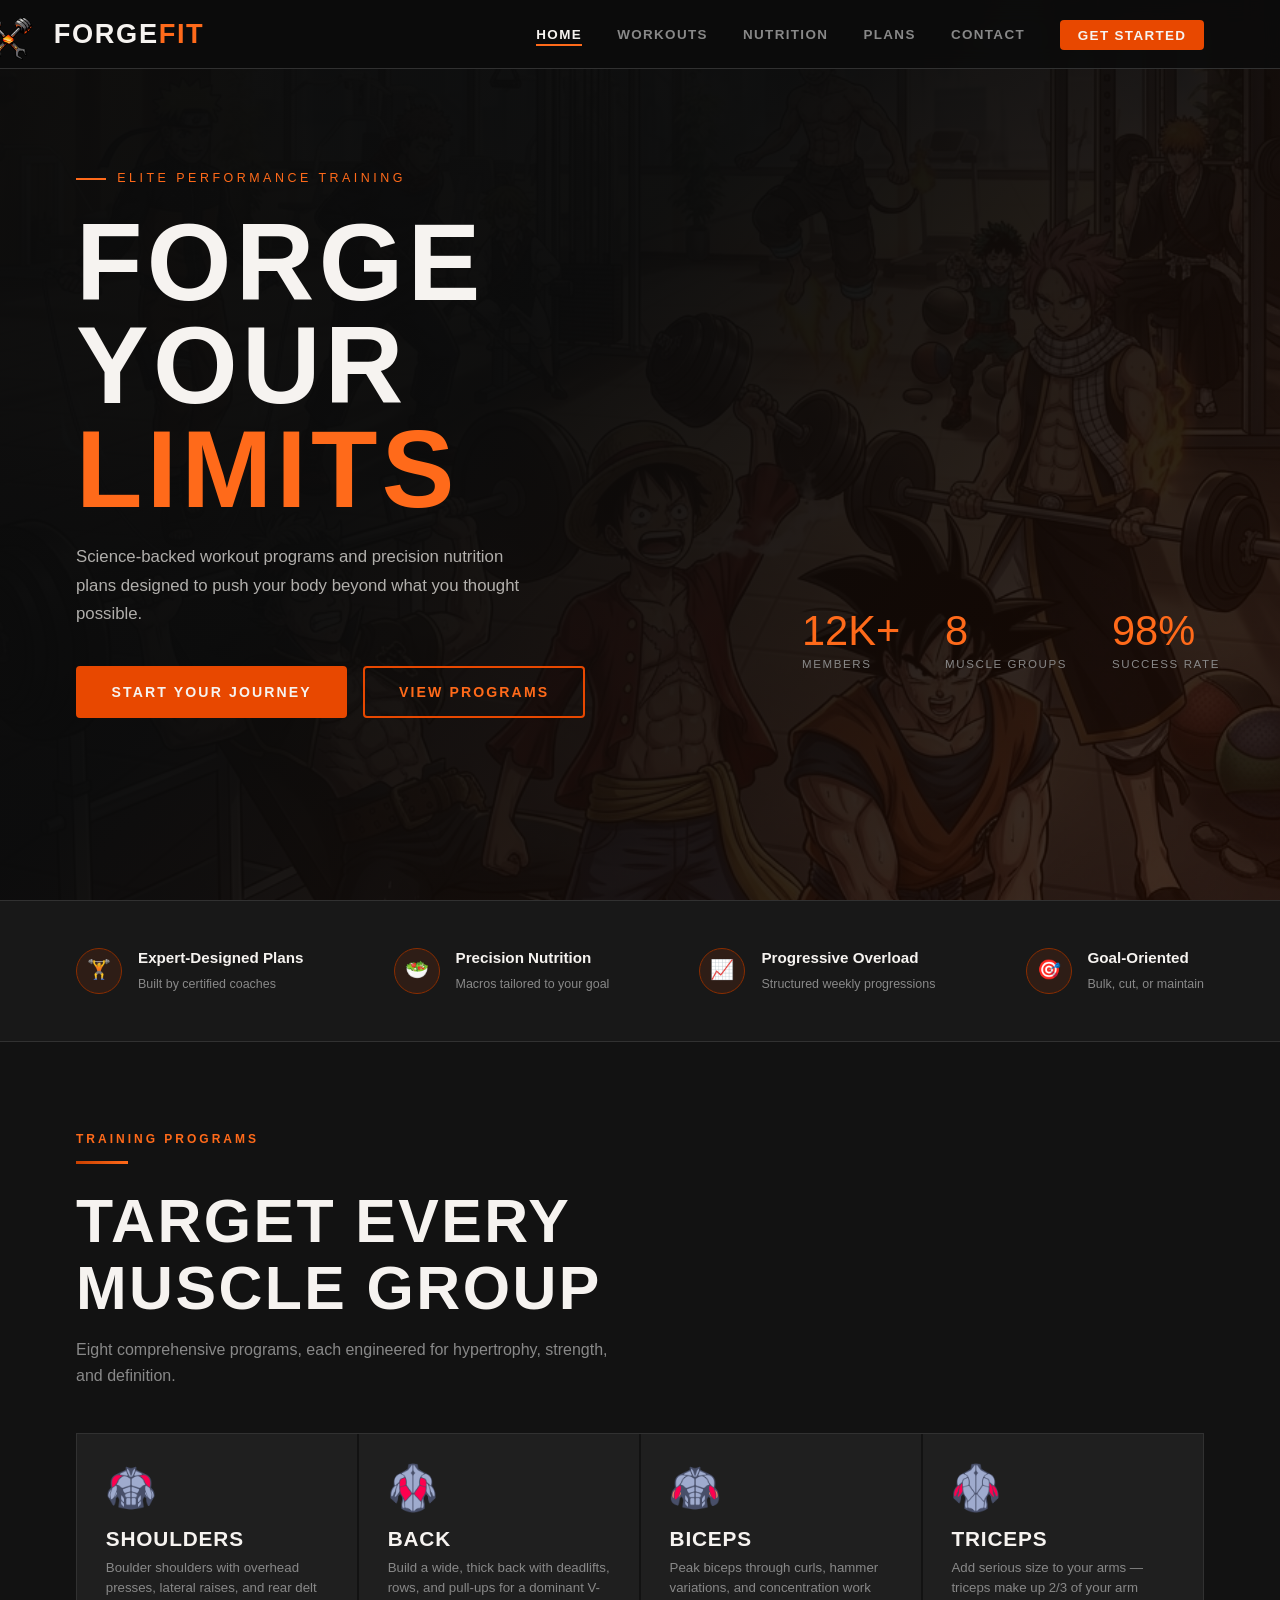
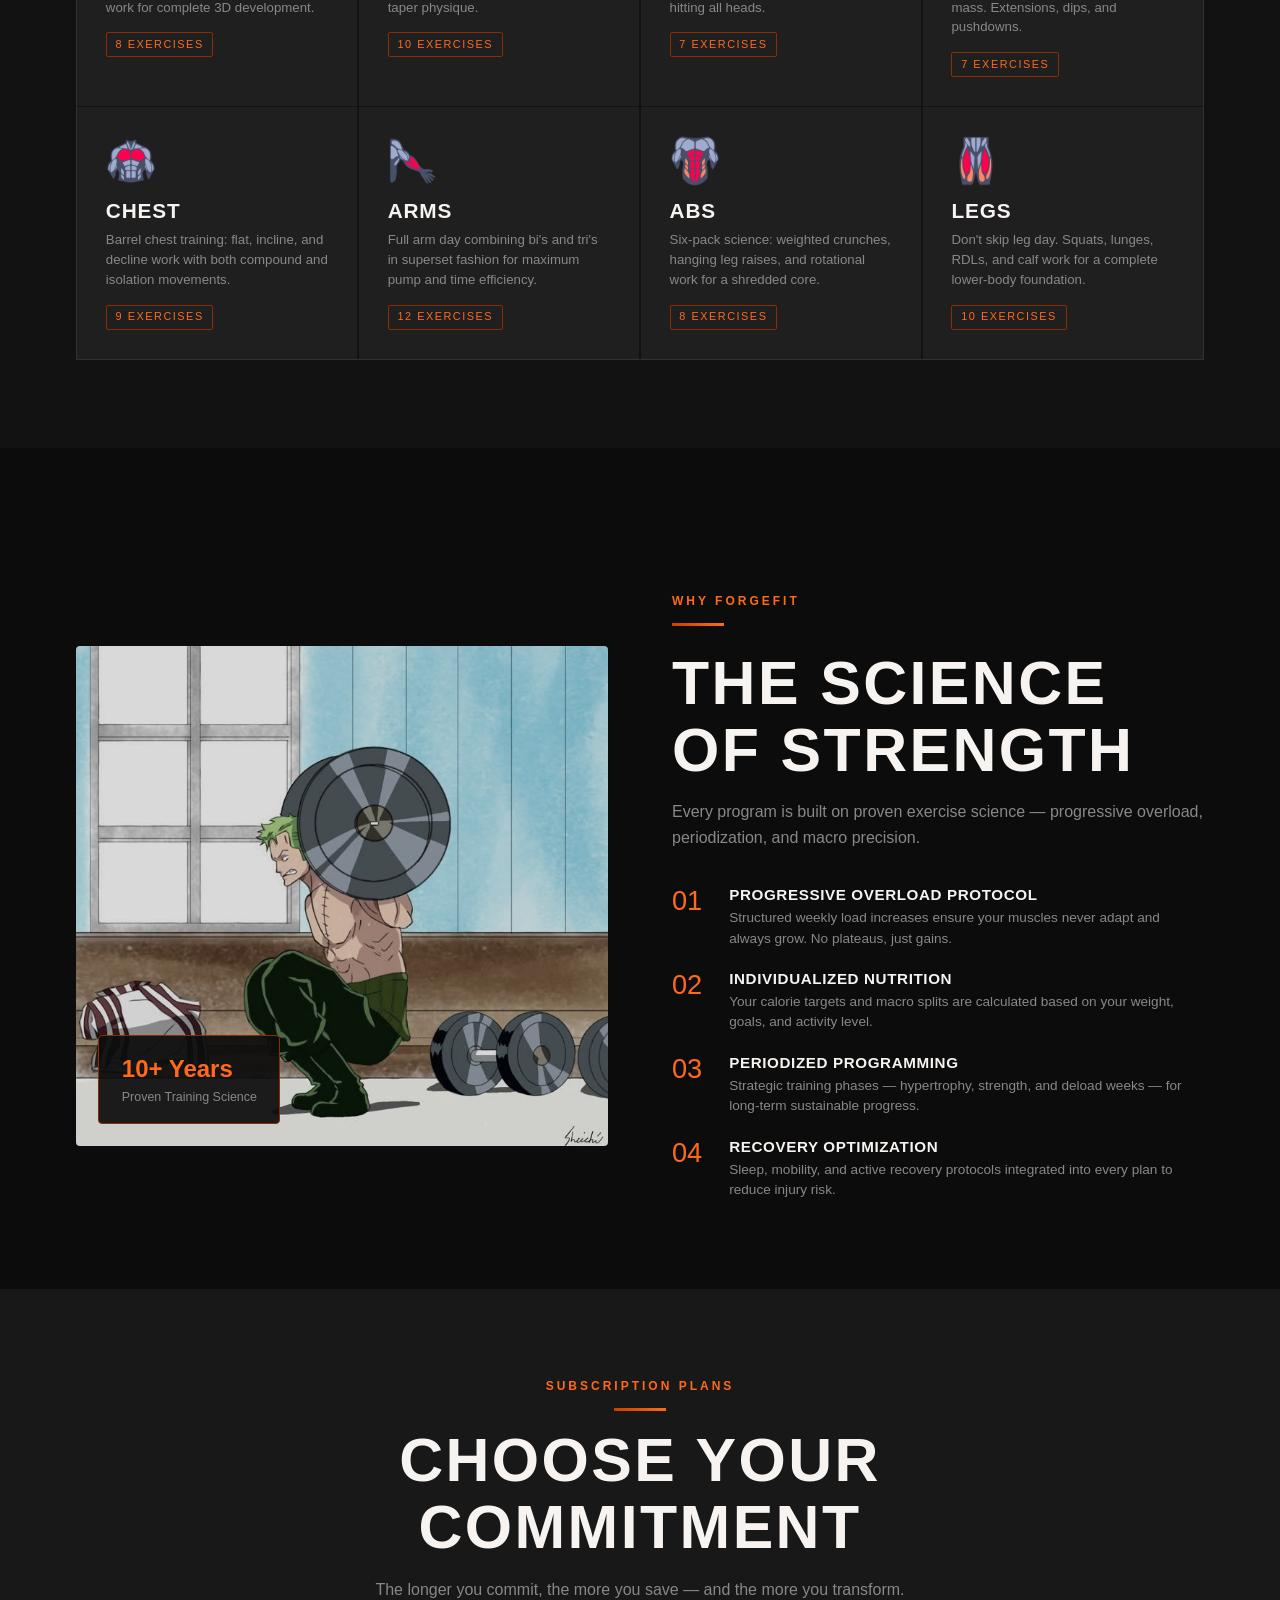
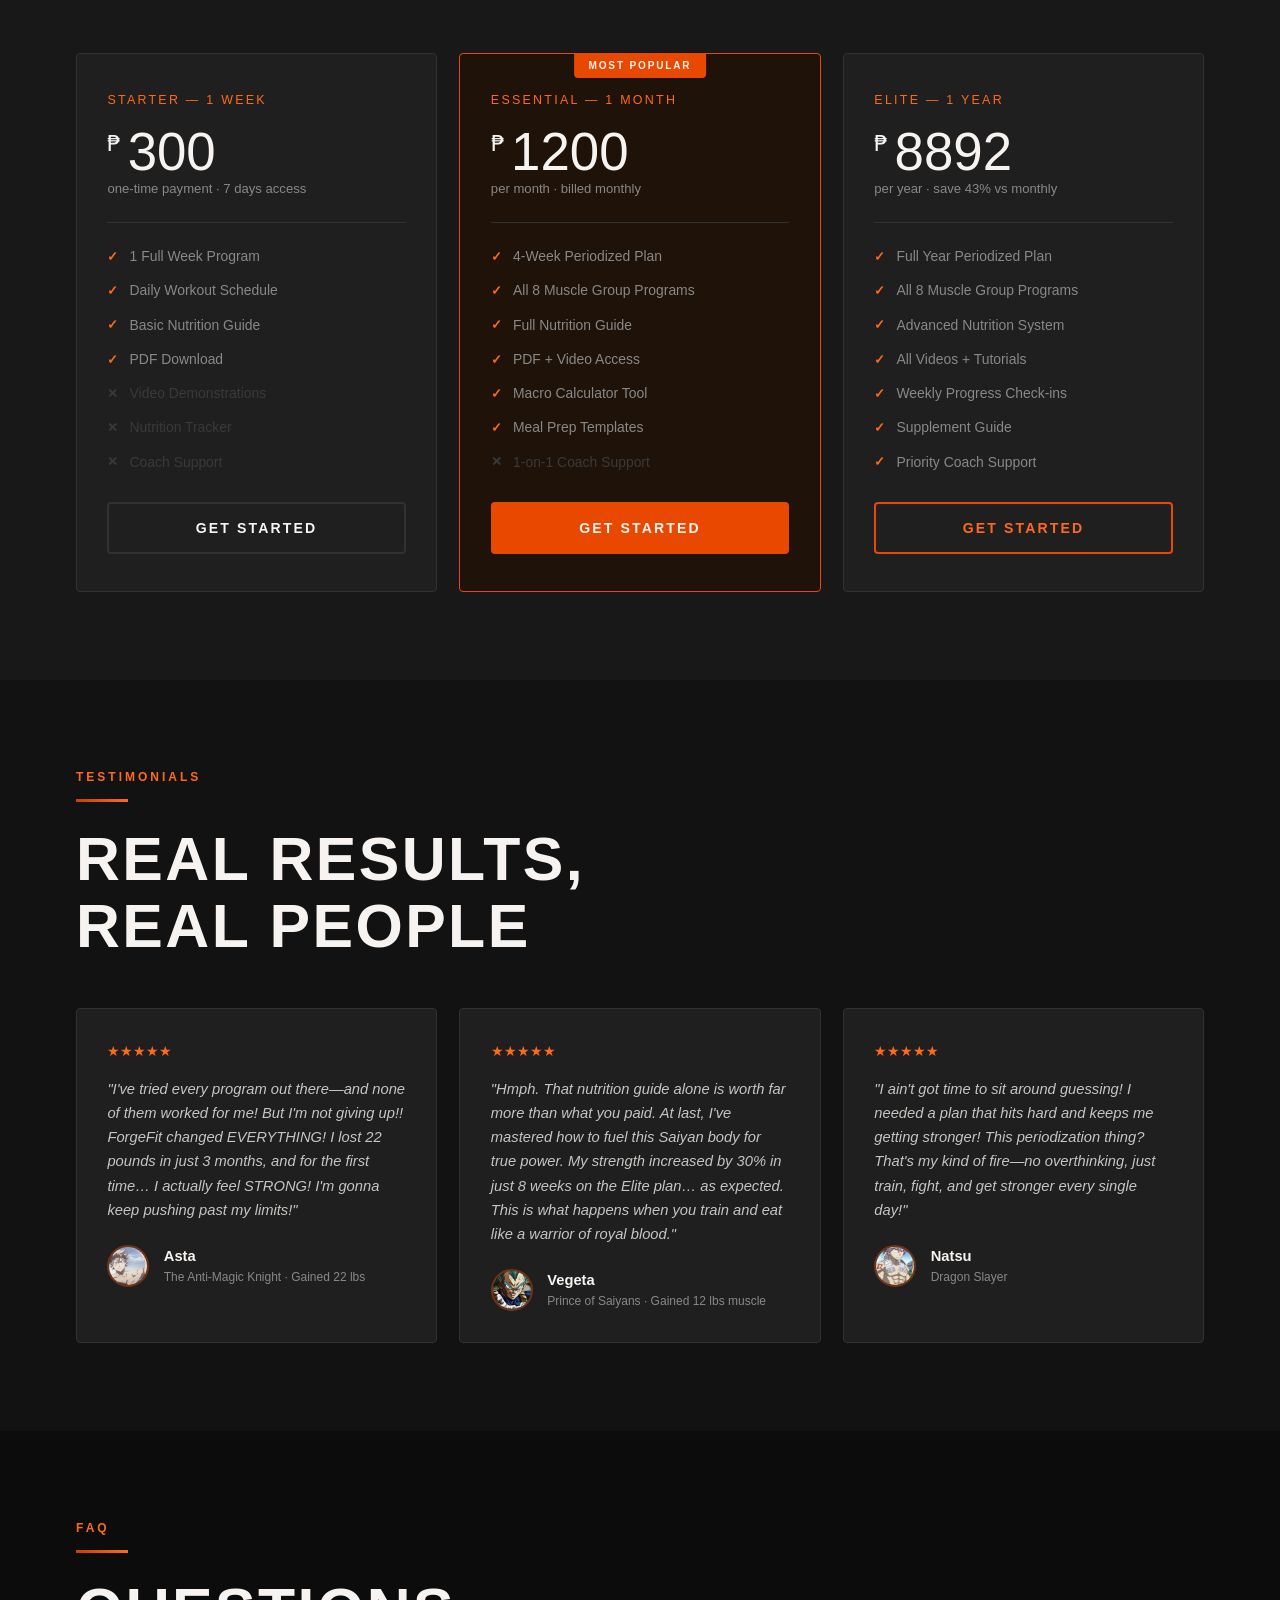
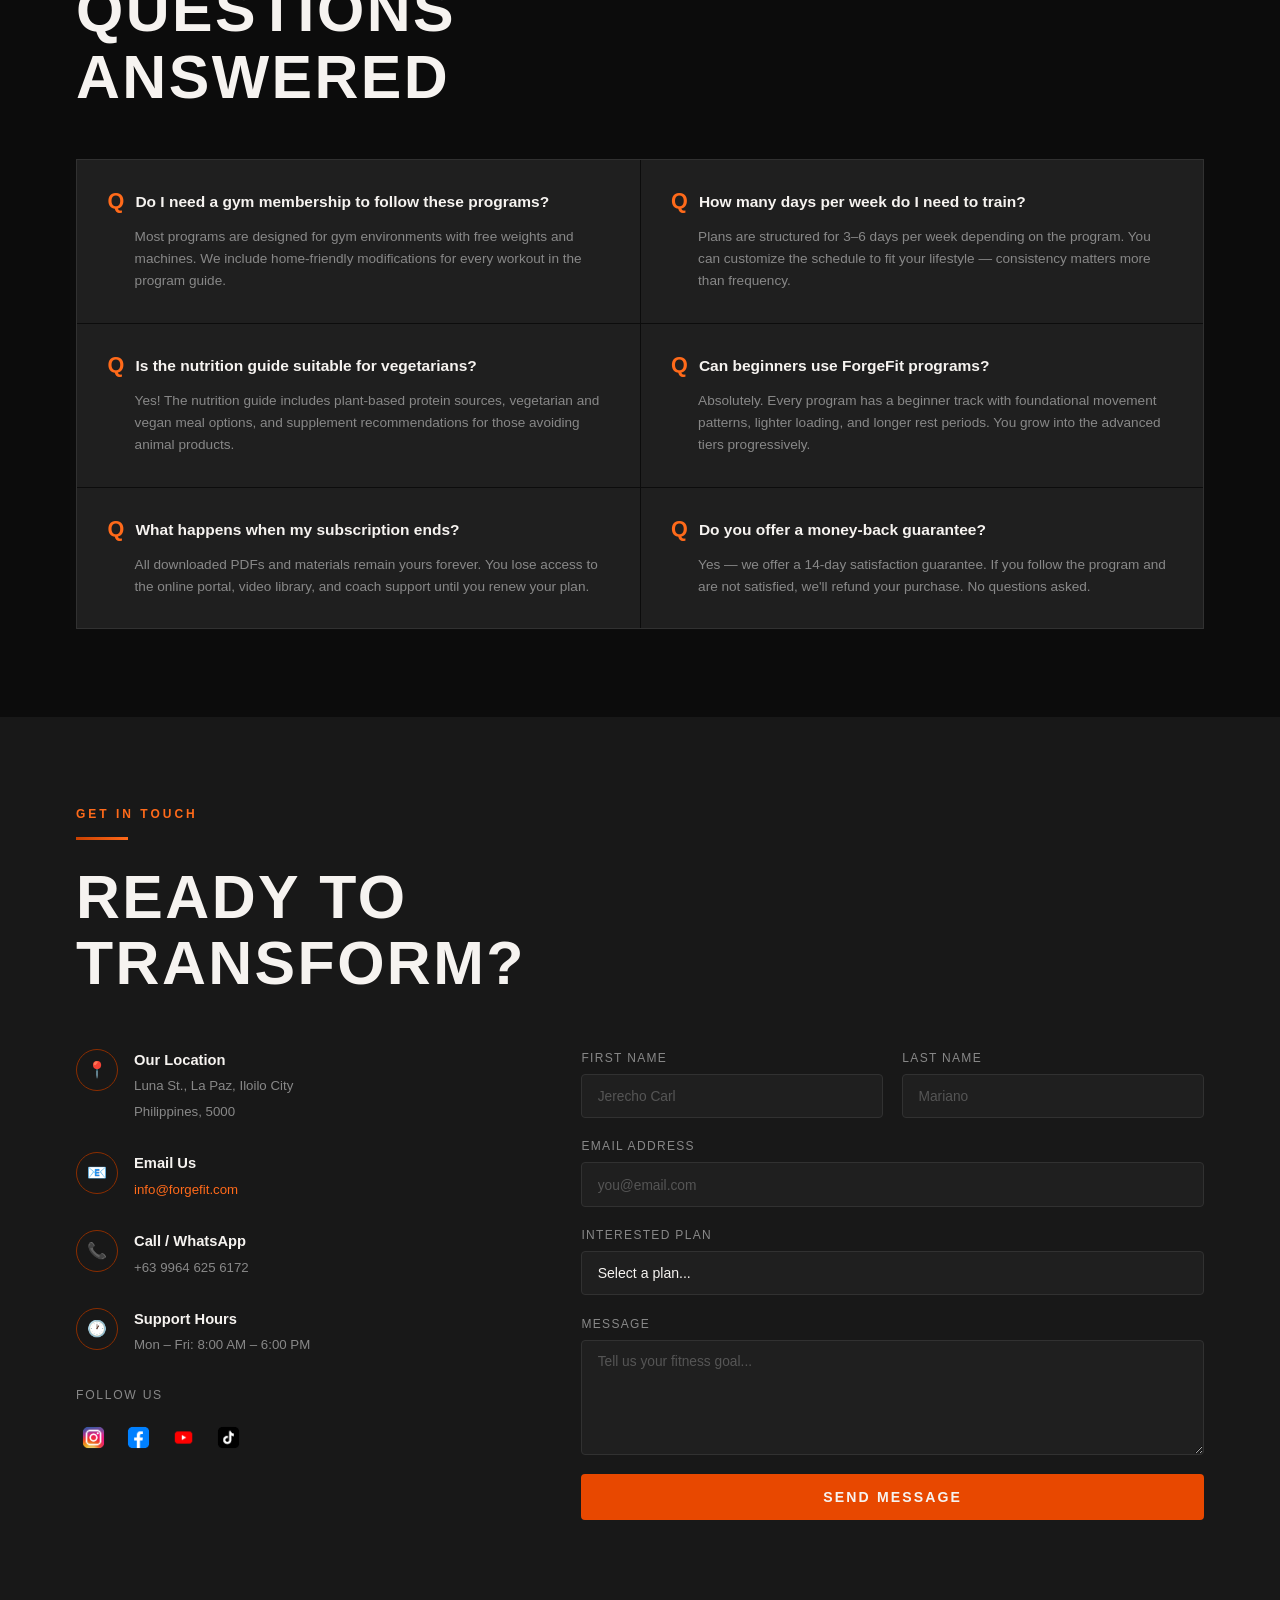
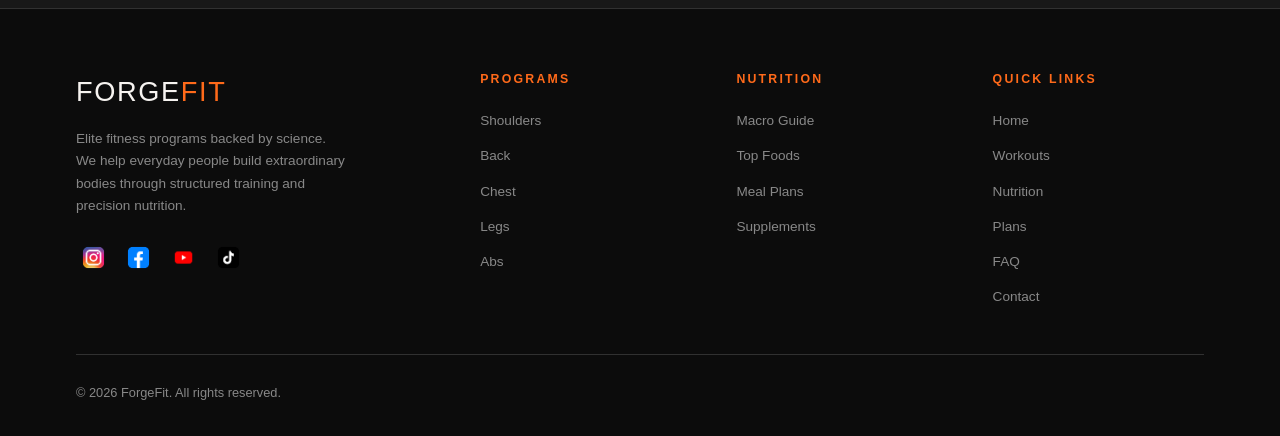
<file: index.html>
<!DOCTYPE html>
<html lang="en">
<head>
  <meta charset="UTF-8" />
  <meta name="viewport" content="width=device-width, initial-scale=1.0" />
  <meta name="description" content="ForgeFit — Elite workout programs, expert nutrition guidance, and subscription plans to transform your body." />
  <title>ForgeFit | Transform Your Body</title>
  <link rel="stylesheet" href="styles.css" />
</head>
<body>

  <header>
    <div class="container">
      <div class="nav-inner">
       <a href="index.html" class="nav-logo">
    <img src="logo.png" alt="ForgeFit Logo">FORGE<span>FIT</span></a>
        <nav>
          <ul>
            <li><a href="index.html" class="active">Home</a></li>
            <li><a href="workouts.html">Workouts</a></li>
            <li><a href="nutrient.html">Nutrition</a></li>
            <li><a href="#pricing">Plans</a></li>
            <li><a href="#contact">Contact</a></li>
            <li><a href="#pricing" class="nav-cta">Get Started</a></li>
          </ul>
        </nav>
      </div>
    </div>
  </header>
  <section class="hero" id="home">
    <div class="hero-bg"></div>
    <div class="hero-overlay"></div>
    <div class="container" style="position:relative;z-index:2;width:100%;">
      <div class="hero-content">
        <span class="hero-tag">Elite Performance Training</span>
        <h1 class="hero-title">FORGE<br />YOUR<br /><em>LIMITS</em></h1>
        <p class="hero-desc">Science-backed workout programs and precision nutrition plans designed to push your body beyond what you thought possible.</p>
        <div class="hero-actions">
          <a href="#pricing" class="btn btn-primary">Start Your Journey</a>
          <a href="workouts.html" class="btn btn-outline">View Programs</a>
        </div>
      </div>
      <div class="hero-stats">
        <div class="stat-item">
          <div class="stat-num">12K+</div>
          <div class="stat-label">Members</div>
        </div>
        <div class="stat-item">
          <div class="stat-num">8</div>
          <div class="stat-label">Muscle Groups</div>
        </div>
        <div class="stat-item">
          <div class="stat-num">98%</div>
          <div class="stat-label">Success Rate</div>
        </div>
      </div>
    </div>
  </section>
  <div class="intro-strip">
    <div class="container">
      <div class="intro-strip-inner">
        <div class="intro-pill">
          <div class="pill-icon">🏋️</div>
          <div class="pill-text"><strong>Expert-Designed Plans</strong><span>Built by certified coaches</span></div>
        </div>
        <div class="intro-pill">
          <div class="pill-icon">🥗</div>
          <div class="pill-text"><strong>Precision Nutrition</strong><span>Macros tailored to your goal</span></div>
        </div>
        <div class="intro-pill">
          <div class="pill-icon">📈</div>
          <div class="pill-text"><strong>Progressive Overload</strong><span>Structured weekly progressions</span></div>
        </div>
        <div class="intro-pill">
          <div class="pill-icon">🎯</div>
          <div class="pill-text"><strong>Goal-Oriented</strong><span>Bulk, cut, or maintain</span></div>
        </div>
      </div>
    </div>
  </div>
  <section style="background:var(--dark);padding:5.5rem 0;" id="workouts">
    <div class="container">
      <span class="section-label">Training Programs</span>
      <div class="gold-line"></div>
      <h2 class="section-title">TARGET EVERY<br />MUSCLE GROUP</h2>
      <p class="section-sub">Eight comprehensive programs, each engineered for hypertrophy, strength, and definition.</p>
      <div class="workout-grid">
        <div class="workout-card"><div class="wc-icon"><img src="shoulder.png" alt="Shoulders Icon" width="50" height="50"></div><h3 class="wc-title">SHOULDERS</h3><p class="wc-desc">Boulder shoulders with overhead presses, lateral raises, and rear delt work for complete 3D development.</p><span class="wc-badge">8 Exercises</span></div>
        <div class="workout-card"><div class="wc-icon"><img src="back.png" alt="Back Icon" width="50" height="50"></div><h3 class="wc-title">BACK</h3><p class="wc-desc">Build a wide, thick back with deadlifts, rows, and pull-ups for a dominant V-taper physique.</p><span class="wc-badge">10 Exercises</span></div>
        <div class="workout-card"><div class="wc-icon"><img src="biceps.png" alt="Biceps Icon" width="50" height="50"></div><h3 class="wc-title">BICEPS</h3><p class="wc-desc">Peak biceps through curls, hammer variations, and concentration work hitting all heads.</p><span class="wc-badge">7 Exercises</span></div>
        <div class="workout-card"><div class="wc-icon"><img src="triceps.png" alt="Triceps Icon" width="50" height="50"></div><h3 class="wc-title">TRICEPS</h3><p class="wc-desc">Add serious size to your arms — triceps make up 2/3 of your arm mass. Extensions, dips, and pushdowns.</p><span class="wc-badge">7 Exercises</span></div>
        <div class="workout-card"><div class="wc-icon"><img src="chest.png" alt="Chest Icon" width="50" height="50"></div><h3 class="wc-title">CHEST</h3><p class="wc-desc">Barrel chest training: flat, incline, and decline work with both compound and isolation movements.</p><span class="wc-badge">9 Exercises</span></div>
        <div class="workout-card"><div class="wc-icon"><img src="arms.png" alt="Arms Icon" width="50" height="50"></div><h3 class="wc-title">ARMS</h3><p class="wc-desc">Full arm day combining bi's and tri's in superset fashion for maximum pump and time efficiency.</p><span class="wc-badge">12 Exercises</span></div>
        <div class="workout-card"><div class="wc-icon"><img src="abs.png" alt="ABS Icon" width="50" height="50"></div><h3 class="wc-title">ABS</h3><p class="wc-desc">Six-pack science: weighted crunches, hanging leg raises, and rotational work for a shredded core.</p><span class="wc-badge">8 Exercises</span></div>
        <div class="workout-card"><div class="wc-icon"><img src="legs.png" alt="LEGS Icon" width="50" height="50"></div><h3 class="wc-title">LEGS</h3><p class="wc-desc">Don't skip leg day. Squats, lunges, RDLs, and calf work for a complete lower-body foundation.</p><span class="wc-badge">10 Exercises</span></div>
      </div>
    </div>
  </section>
  <section style="background:var(--black);padding:5.5rem 0;" id="about">
    <div class="container">
      <div class="features-grid">
        <div class="features-img">
          <img src="zoro.jpg" alt="Athlete training with weights" width="800" height="500" loading="lazy" />
          <div class="features-img-tag"><strong>10+ Years</strong><span>Proven Training Science</span></div>
        </div>
        <div>
          <span class="section-label">Why ForgeFit</span>
          <div class="gold-line"></div>
          <h2 class="section-title">THE SCIENCE<br />OF STRENGTH</h2>
          <p class="section-sub">Every program is built on proven exercise science — progressive overload, periodization, and macro precision.</p>
          <div class="feature-list">
            <div class="feature-item"><span class="feature-num">01</span><div class="feature-text"><h4>Progressive Overload Protocol</h4><p>Structured weekly load increases ensure your muscles never adapt and always grow. No plateaus, just gains.</p></div></div>
            <div class="feature-item"><span class="feature-num">02</span><div class="feature-text"><h4>Individualized Nutrition</h4><p>Your calorie targets and macro splits are calculated based on your weight, goals, and activity level.</p></div></div>
            <div class="feature-item"><span class="feature-num">03</span><div class="feature-text"><h4>Periodized Programming</h4><p>Strategic training phases — hypertrophy, strength, and deload weeks — for long-term sustainable progress.</p></div></div>
            <div class="feature-item"><span class="feature-num">04</span><div class="feature-text"><h4>Recovery Optimization</h4><p>Sleep, mobility, and active recovery protocols integrated into every plan to reduce injury risk.</p></div></div>
          </div>
        </div>
      </div>
    </div>
  </section>
  <section style="background:var(--surface);padding:5.5rem 0;" id="pricing">
    <div class="container">
      <div class="text-center">
        <span class="section-label">Subscription Plans</span>
        <div class="gold-line" style="margin:0 auto 1rem;"></div>
        <h2 class="section-title">CHOOSE YOUR<br />COMMITMENT</h2>
        <p class="section-sub" style="margin:0 auto;">The longer you commit, the more you save — and the more you transform.</p>
      </div>
      <div class="pricing-grid">
        <div class="plan-card">
          <p class="plan-name">Starter — 1 Week</p>
          <div class="plan-price"><sup>₱ </sup>300</div>
          <span class="plan-period">one-time payment · 7 days access</span>
          <div class="plan-divider"></div>
          <ul class="plan-features">
            <li>1 Full Week Program</li><li>Daily Workout Schedule</li><li>Basic Nutrition Guide</li><li>PDF Download</li>
            <li class="no">Video Demonstrations</li><li class="no">Nutrition Tracker</li><li class="no">Coach Support</li>
          </ul>
          <a href="#contact" class="btn btn-dark btn-full">Get Started</a>
        </div>
        <div class="plan-card featured">
          <p class="plan-name">Essential — 1 Month</p>
          <div class="plan-price"><sup>₱ </sup>1200</div>
          <span class="plan-period">per month · billed monthly</span>
          <div class="plan-divider"></div>
          <ul class="plan-features">
            <li>4-Week Periodized Plan</li><li>All 8 Muscle Group Programs</li><li>Full Nutrition Guide</li><li>PDF + Video Access</li>
            <li>Macro Calculator Tool</li><li>Meal Prep Templates</li><li class="no">1-on-1 Coach Support</li>
          </ul>
          <a href="#contact" class="btn btn-primary btn-full">Get Started</a>
        </div>
        <div class="plan-card">
          <p class="plan-name">Elite — 1 Year</p>
          <div class="plan-price"><sup>₱ </sup>8892</div>
          <span class="plan-period">per year · save 43% vs monthly</span>
          <div class="plan-divider"></div>
          <ul class="plan-features">
            <li>Full Year Periodized Plan</li><li>All 8 Muscle Group Programs</li><li>Advanced Nutrition System</li><li>All Videos + Tutorials</li>
            <li>Weekly Progress Check-ins</li><li>Supplement Guide</li><li>Priority Coach Support</li>
          </ul>
          <a href="#contact" class="btn btn-outline btn-full">Get Started</a>
        </div>
      </div>
    </div>
  </section>
  <section style="background:var(--dark);padding:5.5rem 0;" id="reviews">
    <div class="container">
      <span class="section-label">Testimonials</span>
      <div class="gold-line"></div>
      <h2 class="section-title">REAL RESULTS,<br />REAL PEOPLE</h2>
      <div class="reviews-grid">
        <article class="review-card">
          <div class="review-stars">★★★★★</div>
          <p class="review-text">"I've tried every program out there—and none of them worked for me! But I'm not giving up!! ForgeFit changed EVERYTHING! I lost 22 pounds in just 3 months, and for the first time… I actually feel STRONG! I'm gonna keep pushing past my limits!"</p>
          <div class="reviewer">
            <img src="asta.jpg" alt="Asta" class="reviewer-avatar" width="42" height="42" loading="lazy" />
            <div><div class="reviewer-name">Asta</div><div class="reviewer-role">The Anti-Magic Knight · Gained 22 lbs</div></div>
          </div>
        </article>
        <article class="review-card">
          <div class="review-stars">★★★★★</div>
          <p class="review-text">"Hmph. That nutrition guide alone is worth far more than what you paid. At last, I've mastered how to fuel this Saiyan body for true power. My strength increased by 30% in just 8 weeks on the Elite plan… as expected. This is what happens when you train and eat like a warrior of royal blood."</p>
          <div class="reviewer">
            <img src="vegeta.png" alt="Vegeta" class="reviewer-avatar" width="42" height="42" loading="lazy" />
            <div><div class="reviewer-name">Vegeta</div><div class="reviewer-role">Prince of Saiyans · Gained 12 lbs muscle</div></div>
          </div>
        </article>
        <article class="review-card">
          <div class="review-stars">★★★★★</div>
          <p class="review-text">"I ain't got time to sit around guessing! I needed a plan that hits hard and keeps me getting stronger! This periodization thing? That's my kind of fire—no overthinking, just train, fight, and get stronger every single day!"</p>
          <div class="reviewer">
            <img src="natsu.jpg" alt="Natsu" class="reviewer-avatar" width="42" height="42" loading="lazy" />
            <div><div class="reviewer-name">Natsu</div><div class="reviewer-role">Dragon Slayer</div></div>
          </div>
        </article>
      </div>
    </div>
  </section>
  <section style="background:var(--black);padding:5.5rem 0;" id="faq">
    <div class="container">
      <span class="section-label">FAQ</span>
      <div class="gold-line"></div>
      <h2 class="section-title">QUESTIONS<br />ANSWERED</h2>
      <div class="faq-grid">
        <div class="faq-item"><p class="faq-q">Do I need a gym membership to follow these programs?</p><p class="faq-a">Most programs are designed for gym environments with free weights and machines. We include home-friendly modifications for every workout in the program guide.</p></div>
        <div class="faq-item"><p class="faq-q">How many days per week do I need to train?</p><p class="faq-a">Plans are structured for 3–6 days per week depending on the program. You can customize the schedule to fit your lifestyle — consistency matters more than frequency.</p></div>
        <div class="faq-item"><p class="faq-q">Is the nutrition guide suitable for vegetarians?</p><p class="faq-a">Yes! The nutrition guide includes plant-based protein sources, vegetarian and vegan meal options, and supplement recommendations for those avoiding animal products.</p></div>
        <div class="faq-item"><p class="faq-q">Can beginners use ForgeFit programs?</p><p class="faq-a">Absolutely. Every program has a beginner track with foundational movement patterns, lighter loading, and longer rest periods. You grow into the advanced tiers progressively.</p></div>
        <div class="faq-item"><p class="faq-q">What happens when my subscription ends?</p><p class="faq-a">All downloaded PDFs and materials remain yours forever. You lose access to the online portal, video library, and coach support until you renew your plan.</p></div>
        <div class="faq-item"><p class="faq-q">Do you offer a money-back guarantee?</p><p class="faq-a">Yes — we offer a 14-day satisfaction guarantee. If you follow the program and are not satisfied, we'll refund your purchase. No questions asked.</p></div>
      </div>
    </div>
  </section>
  <section style="background:var(--surface);padding:5.5rem 0;" id="contact">
    <div class="container">
      <span class="section-label">Get In Touch</span>
      <div class="gold-line"></div>
      <h2 class="section-title">READY TO<br />TRANSFORM?</h2>
      <div class="contact-grid">
        <div class="contact-info">
          <div class="contact-detail"><div class="cd-icon">📍</div><div class="cd-text"><strong>Our Location</strong><span> Luna St., La Paz, Iloilo City <br />Philippines, 5000</span></div></div>
          <div class="contact-detail"><div class="cd-icon">📧</div><div class="cd-text"><strong>Email Us</strong><span><a href="mailto:jerechocarlmariano@gmail.com" class="__cf_email__" data-cfemail="543c3138383b14353a2d203d3931323d203a3127277a373b39">info@forgefit.com</a></span></div></div>
          <div class="contact-detail"><div class="cd-icon">📞</div><div class="cd-text"><strong>Call / WhatsApp</strong><span>+63 9964 625 6172</span></div></div>
          <div class="contact-detail"><div class="cd-icon">🕐</div><div class="cd-text"><strong>Support Hours</strong><span>Mon – Fri: 8:00 AM – 6:00 PM</span></div></div>
          <div>
            <p style="font-size:0.76rem;color:var(--muted);font-family:var(--font-cond);letter-spacing:0.14em;text-transform:uppercase;margin-bottom:0.7rem;">Follow Us</p>
             <div class="social-links">
  <a href="https://www.instagram.com" target="_blank">
    <img src="instagram.png" alt="Instagram" class="social-icon" />
  </a>
  <a href="https://www.facebook.com" target="_blank">
    <img src="facebook.png" alt="Facebook" class="social-icon" />
  </a>
  <a href="https://www.youtube.com" target="_blank">
    <img src="youtube.png" alt="YouTube" class="social-icon" />
  </a>
  <a href="https://www.tiktok.com" target="_blank">
    <img src="tiktok.png" alt="TikTok" class="social-icon" />
  </a>
</div>
          </div>
        </div>
        <form class="contact-form" action="#success"> 
          <div class="form-row">
            <div class="form-group"><label for="fname">First Name</label><input type="text" id="fname" name="first_name" placeholder="Jerecho Carl" required /></div>
            <div class="form-group"><label for="lname">Last Name</label><input type="text" id="lname" name="last_name" placeholder="Mariano" required /></div>
          </div>
          <div class="form-group"><label for="email">Email Address</label><input type="email" id="email" name="email" placeholder="you@email.com" required /></div>
          <div class="form-group">
            <label for="plan">Interested Plan</label>
            <select id="plan" name="plan">
              <option value="">Select a plan...</option>
              <option value="week">1 Week — Starter (₱ 300)</option>
              <option value="month">1 Month — Essential (₱ 1200)</option>
              <option value="year">1 Year — Elite (₱ 8892)</option>
            </select>
          </div>
          <div class="form-group"><label for="message">Message</label><textarea id="message" name="message" placeholder="Tell us your fitness goal..."></textarea></div>
          <button type="submit" class="btn btn-primary btn-full">Send Message</button>
<p id="success" class="form-success">Message sent! We'll get back to you within 24 hours.</p>
        </form>
      </div>
    </div>
  </section>
  <footer>
    <div class="container">
      <div class="footer-grid">
        <div class="footer-brand">
          <a href="index.html" class="footer-logo">FORGE<span>FIT</span></a>
          <p>Elite fitness programs backed by science. We help everyday people build extraordinary bodies through structured training and precision nutrition.</p>
          <div class="social-links">
  <a href="https://www.instagram.com" target="_blank">
    <img src="instagram.png" alt="Instagram" class="social-icon" />
  </a>
  <a href="https://www.facebook.com" target="_blank">
    <img src="facebook.png" alt="Facebook" class="social-icon" />
  </a>
  <a href="https://www.youtube.com" target="_blank">
    <img src="youtube.png" alt="YouTube" class="social-icon" />
  </a>
  <a href="https://www.tiktok.com" target="_blank">
    <img src="tiktok.png" alt="TikTok" class="social-icon" />
  </a>
</div>
        </div>
        <div class="footer-col"><h5>Programs</h5><ul><li><a href="workouts.html#shoulders">Shoulders</a></li><li><a href="workouts.html#back">Back</a></li><li><a href="workouts.html#chest">Chest</a></li><li><a href="workouts.html#legs">Legs</a></li><li><a href="workouts.html#abs">Abs</a></li></ul></div>
        <div class="footer-col"><h5>Nutrition</h5><ul><li><a href="nutrient.html#macros">Macro Guide</a></li><li><a href="nutrient.html#foods">Top Foods</a></li><li><a href="nutrient.html#meals">Meal Plans</a></li><li><a href="nutrient.html">Supplements</a></li></ul></div>
        <div class="footer-col"><h5>Quick Links</h5><ul><li><a href="index.html">Home</a></li><li><a href="workouts.html">Workouts</a></li><li><a href="nutrient.html">Nutrition</a></li><li><a href="#pricing">Plans</a></li><li><a href="#faq">FAQ</a></li><li><a href="#contact">Contact</a></li></ul></div>
      </div>
      <div class="footer-bottom">
        <p>© 2026 ForgeFit. All rights reserved.</p>
</file>
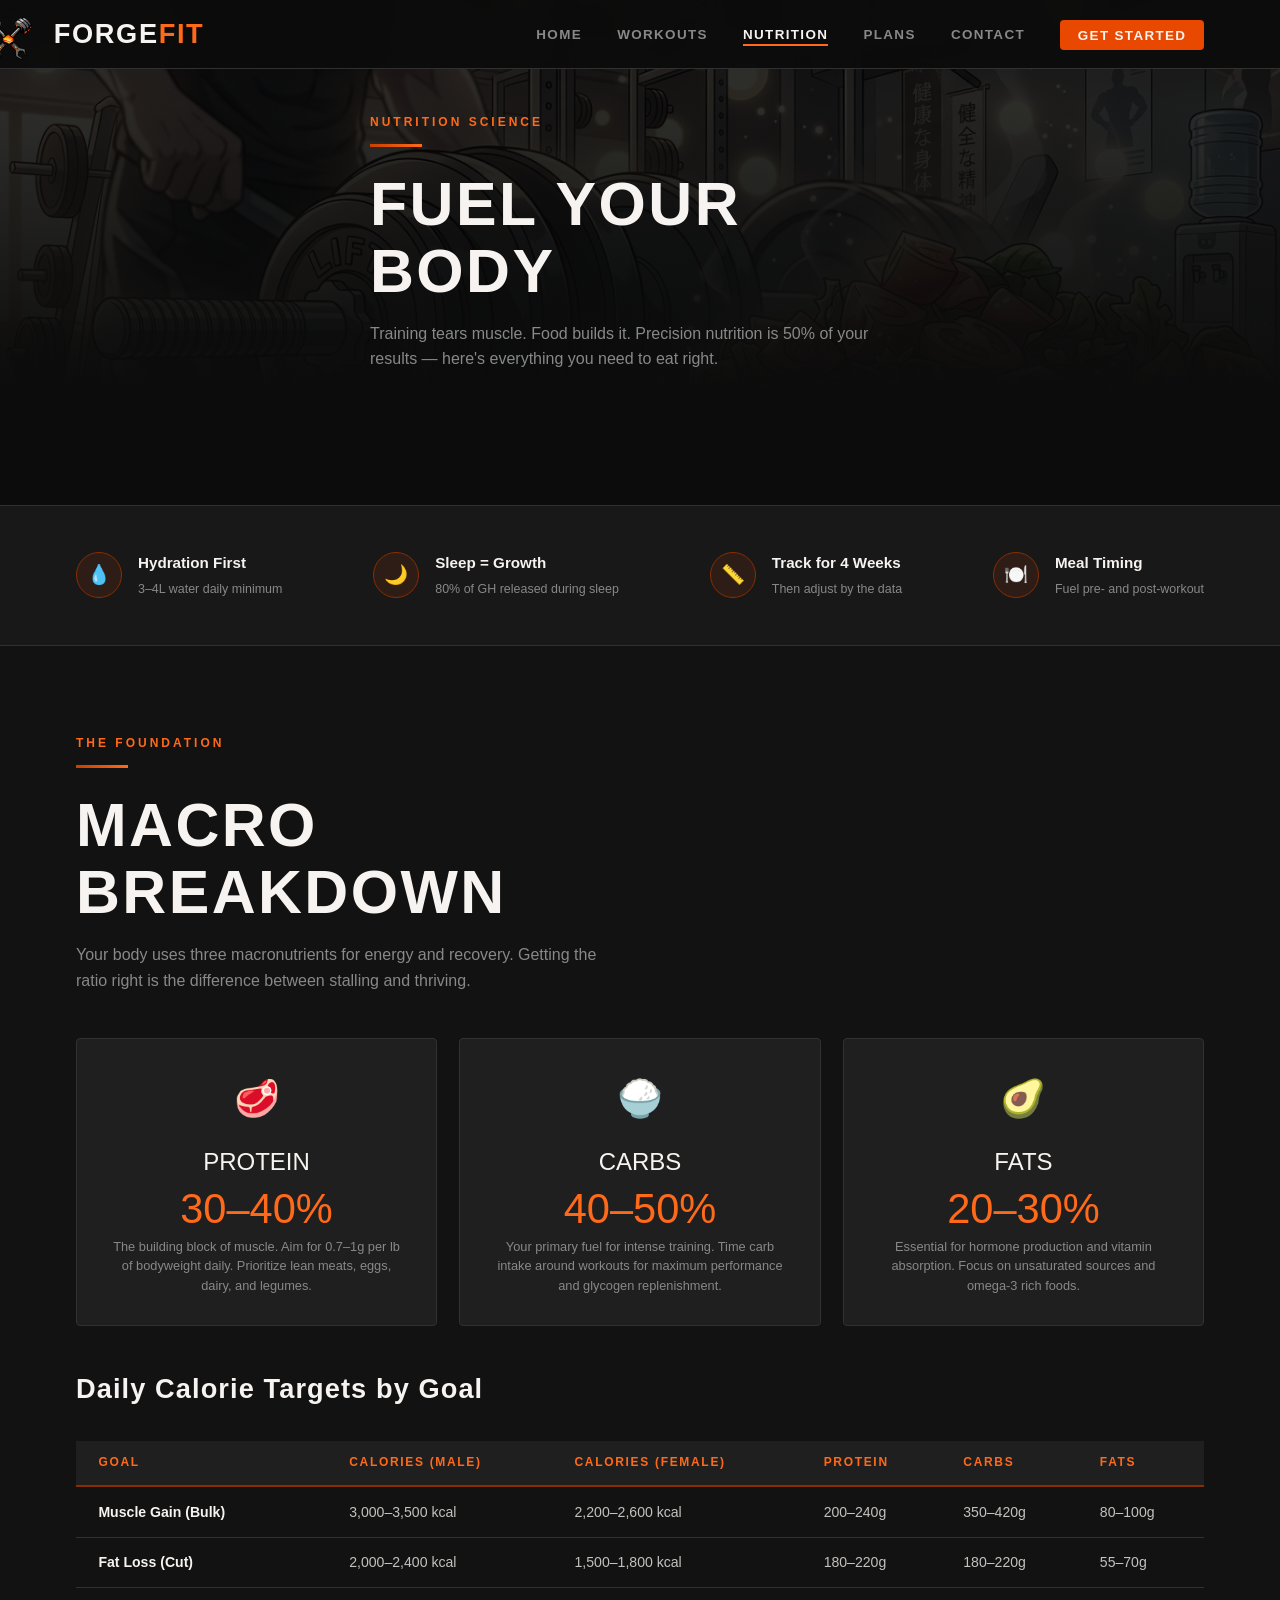
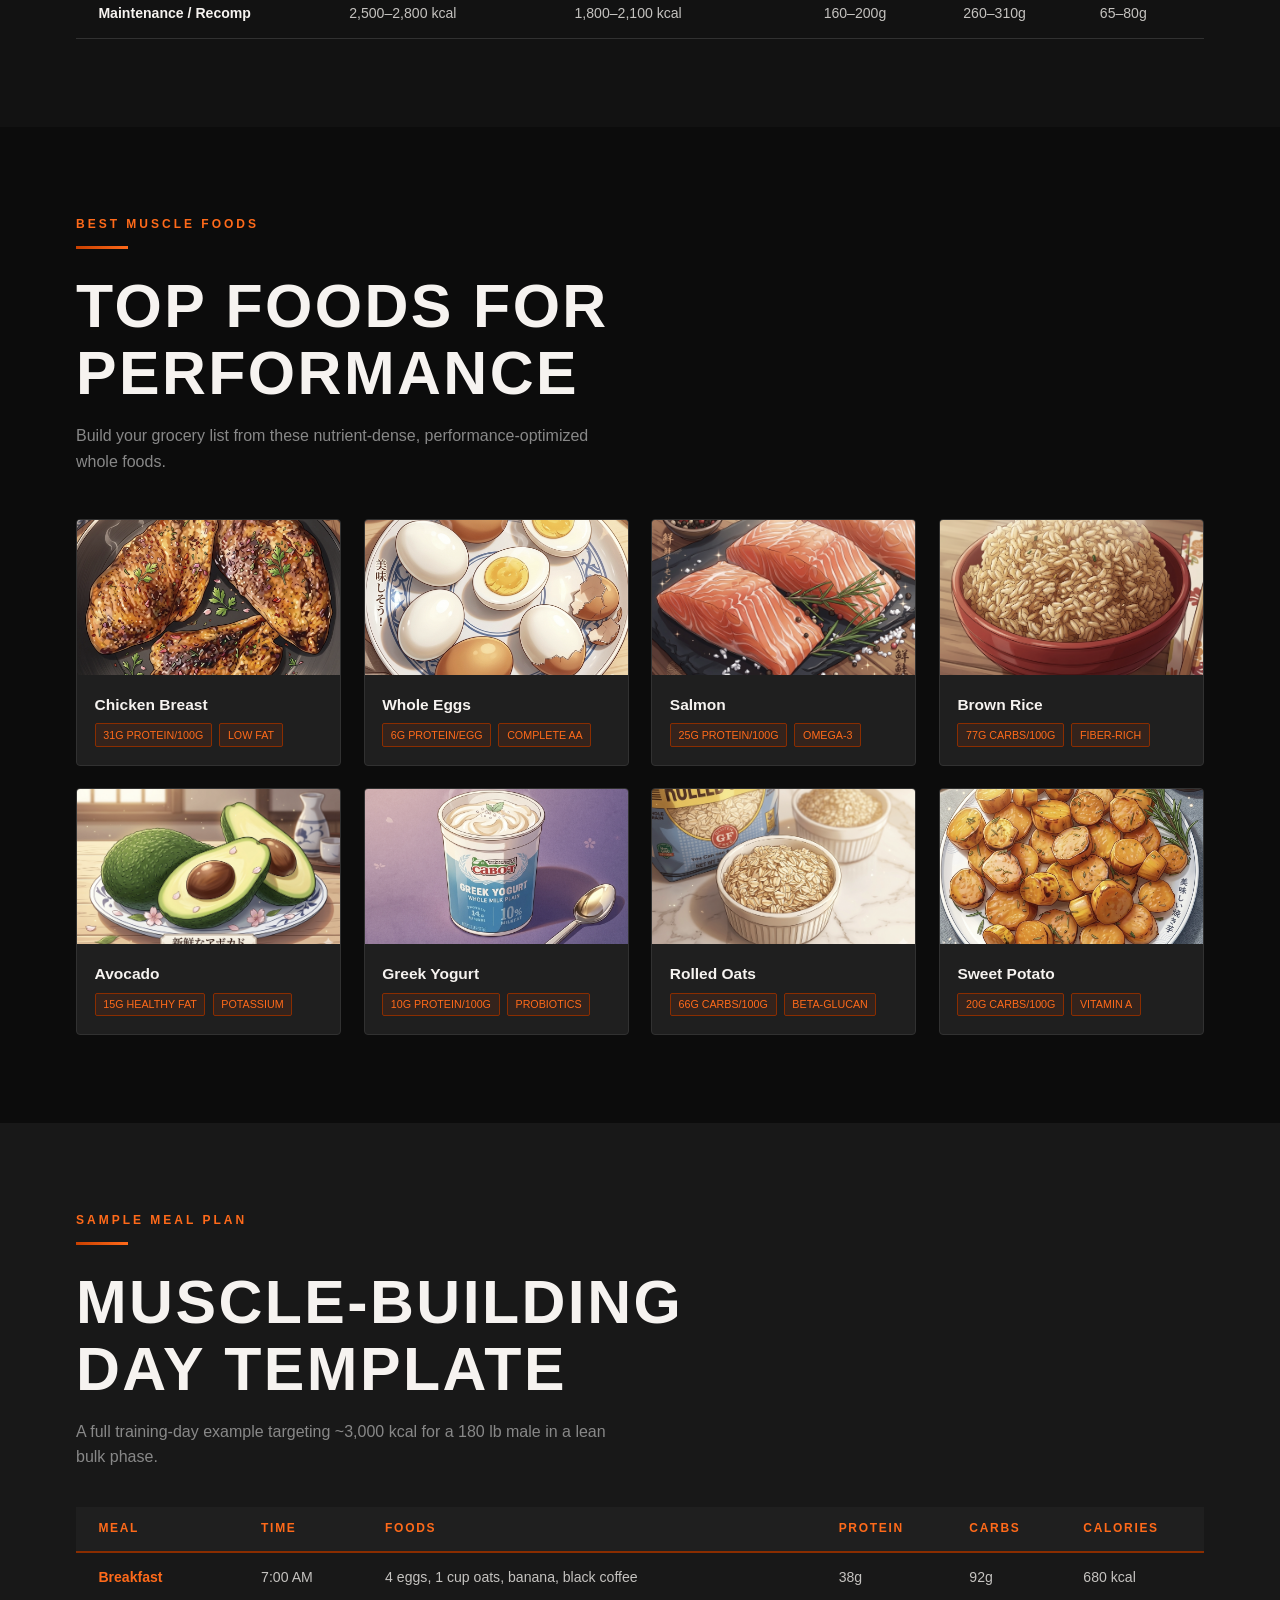
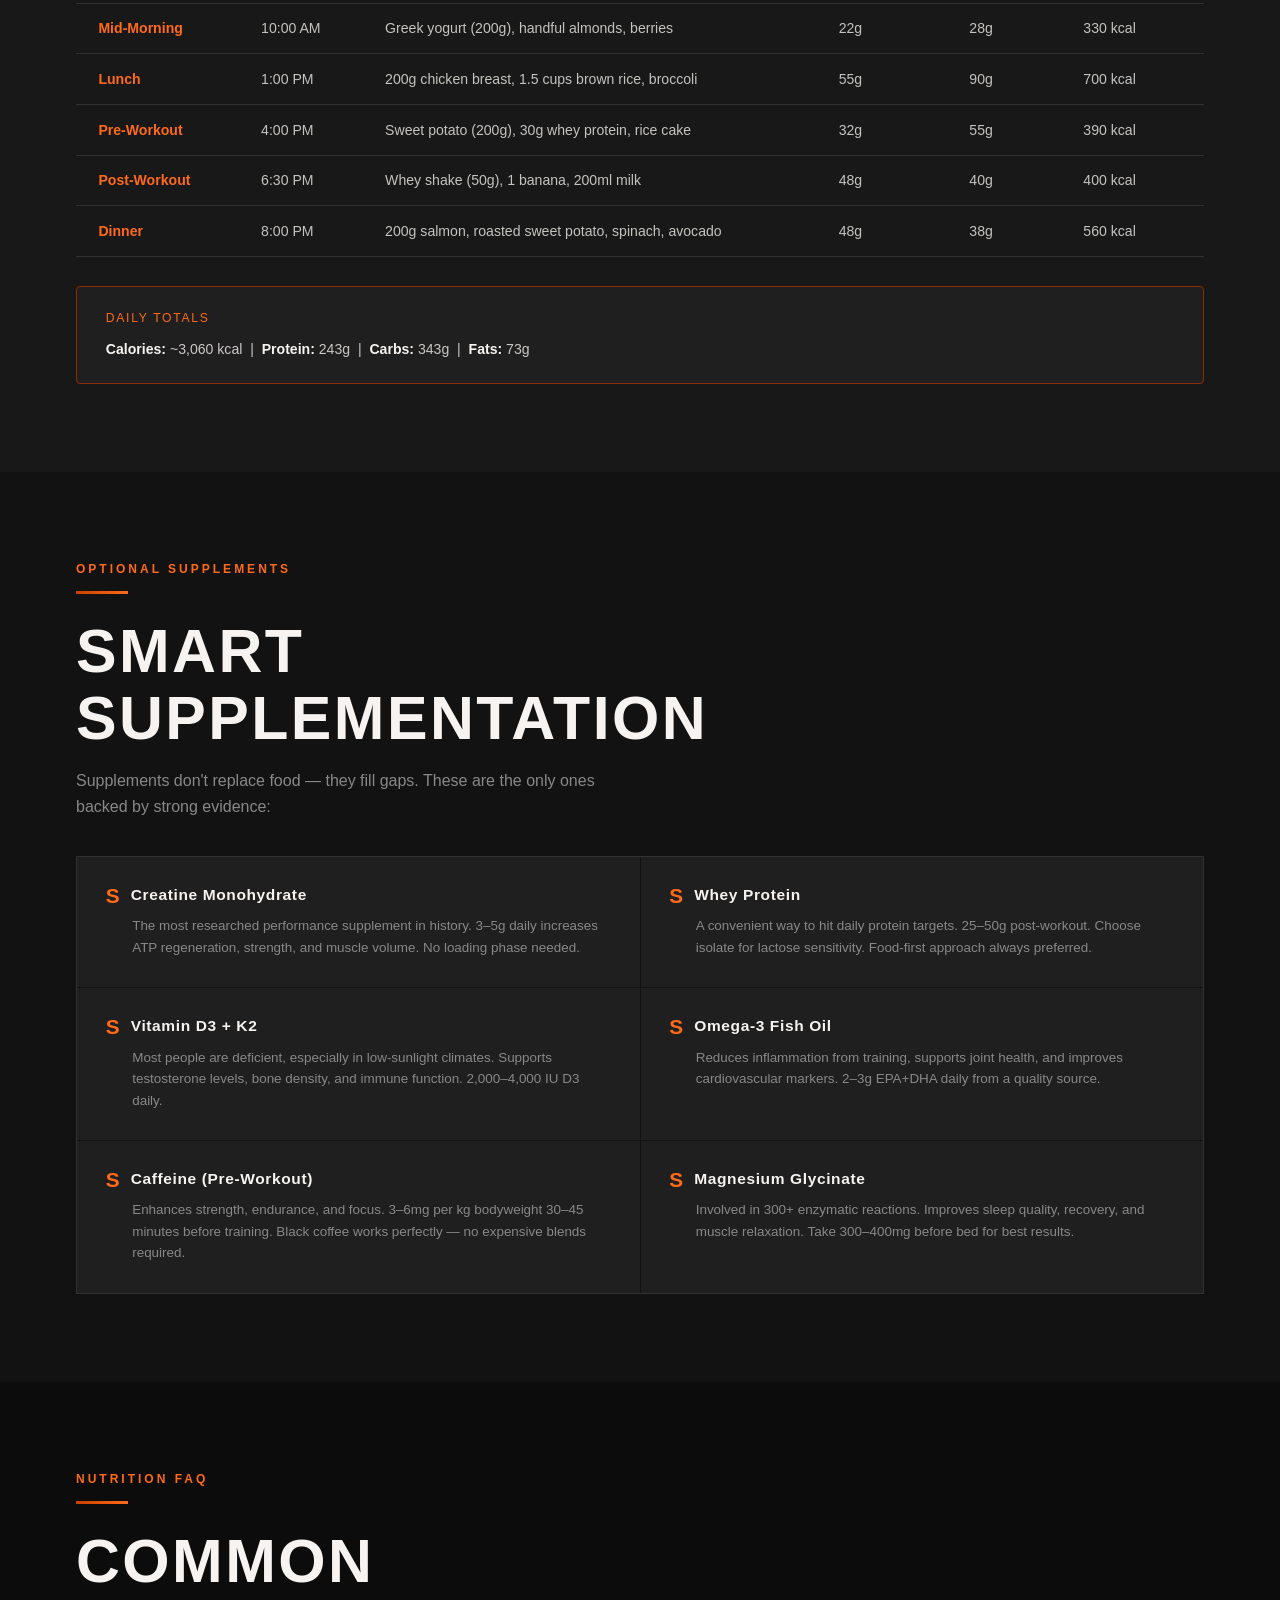
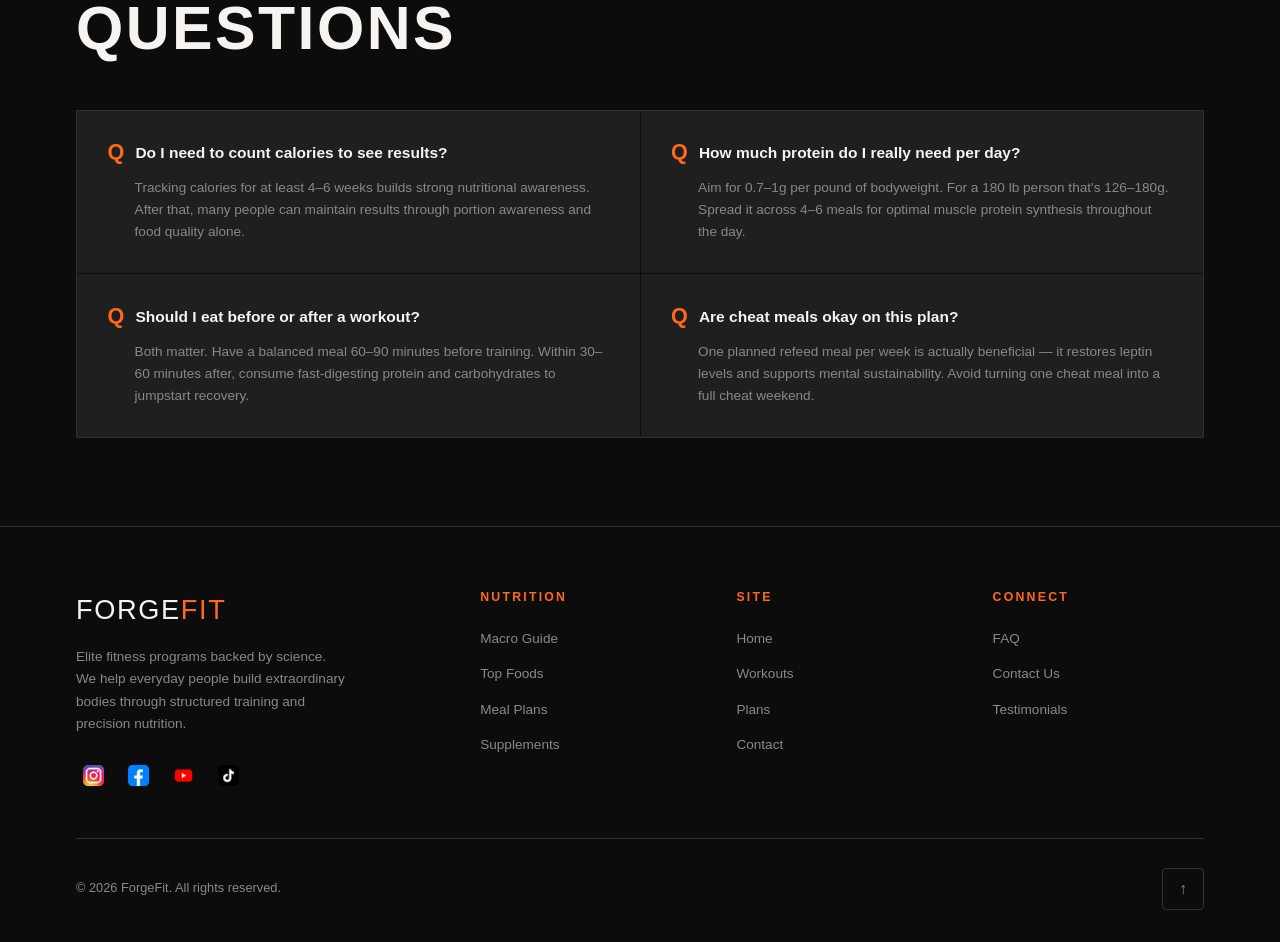
<file: nutrient.html>
<!DOCTYPE html>
<html lang="en">
<head>
  <meta charset="UTF-8" />
  <meta name="viewport" content="width=device-width, initial-scale=1.0" />
  <meta name="description" content="ForgeFit Nutrition — Macro guides, top muscle-building foods, and sample meal plans." />
  <title>Nutrition | ForgeFit</title>
  <link rel="stylesheet" href="styles.css" />
  <link rel="preconnect" href="https://fonts.googleapis.com" />
  <link rel="preconnect" href="https://fonts.gstatic.com" crossorigin />
  <link href="https://fonts.googleapis.com/css2?family=Bebas+Neue&family=Barlow:wght@300;400;500;600;700&family=Barlow+Condensed:wght@400;600;700&display=swap" rel="stylesheet" />
</head>
<body>

  <header>
    <div class="container">
      <div class="nav-inner">
       <a href="index.html" class="nav-logo">
    <img src="logo.png" alt="ForgeFit Logo">FORGE<span>FIT</span></a>
        <nav>
          <ul>
            <li><a href="index.html">Home</a></li>
            <li><a href="workouts.html">Workouts</a></li>
            <li><a href="nutrient.html" class="active">Nutrition</a></li>
            <li><a href="index.html#pricing">Plans</a></li>
            <li><a href="index.html#contact">Contact</a></li>
            <li><a href="index.html#pricing" class="nav-cta">Get Started</a></li>
          </ul>
        </nav>
      </div>
    </div>
  </header>

  <section class="page-hero">
    <div class="page-hero-bg" style="background-image:url('food.png');"></div>
    <div class="page-hero-overlay"></div>
    <div class="container">
      <div class="page-hero-content">
        <span class="section-label">Nutrition Science</span>
        <div class="gold-line"></div>
        <h1 class="section-title">FUEL YOUR<br />BODY</h1>
        <p class="section-sub">Training tears muscle. Food builds it. Precision nutrition is 50% of your results — here's everything you need to eat right.</p>
      </div>
    </div>
  </section>

  <div class="intro-strip">
    <div class="container">
      <div class="intro-strip-inner">
        <div class="intro-pill"><div class="pill-icon">💧</div><div class="pill-text"><strong>Hydration First</strong><span>3–4L water daily minimum</span></div></div>
        <div class="intro-pill"><div class="pill-icon">🌙</div><div class="pill-text"><strong>Sleep = Growth</strong><span>80% of GH released during sleep</span></div></div>
        <div class="intro-pill"><div class="pill-icon">📏</div><div class="pill-text"><strong>Track for 4 Weeks</strong><span>Then adjust by the data</span></div></div>
        <div class="intro-pill"><div class="pill-icon">🍽️</div><div class="pill-text"><strong>Meal Timing</strong><span>Fuel pre- and post-workout</span></div></div>
      </div>
    </div>
  </div>

  <section style="background:var(--dark);padding:5.5rem 0;" id="macros">
    <div class="container">
      <span class="section-label">The Foundation</span>
      <div class="gold-line"></div>
      <h2 class="section-title">MACRO<br />BREAKDOWN</h2>
      <p class="section-sub">Your body uses three macronutrients for energy and recovery. Getting the ratio right is the difference between stalling and thriving.</p>
      <div class="macro-cards">
        <div class="macro-card">
          <div class="macro-icon">🥩</div>
          <div class="macro-name">PROTEIN</div>
          <div class="macro-pct">30–40%</div>
          <p class="macro-desc">The building block of muscle. Aim for 0.7–1g per lb of bodyweight daily. Prioritize lean meats, eggs, dairy, and legumes.</p>
        </div>
        <div class="macro-card">
          <div class="macro-icon">🍚</div>
          <div class="macro-name">CARBS</div>
          <div class="macro-pct">40–50%</div>
          <p class="macro-desc">Your primary fuel for intense training. Time carb intake around workouts for maximum performance and glycogen replenishment.</p>
        </div>
        <div class="macro-card">
          <div class="macro-icon">🥑</div>
          <div class="macro-name">FATS</div>
          <div class="macro-pct">20–30%</div>
          <p class="macro-desc">Essential for hormone production and vitamin absorption. Focus on unsaturated sources and omega-3 rich foods.</p>
        </div>
      </div>
      <h3 style="font-size:1.7rem;margin:3rem 0 0.5rem;">Daily Calorie Targets by Goal</h3>
      <table class="calorie-table">
                    <thead>
              <tr>
                <th>Goal</th><th>Calories (Male)</th>
                <th>Calories (Female)</th><th>Protein</th><th>Carbs</th><th>Fats</th>
              </tr>
            </thead>
        <tbody>
                        <tr>
                <td>Muscle Gain (Bulk)</td>
                <td>3,000–3,500 kcal</td>
                <td>2,200–2,600 kcal</td>
                <td>200–240g</td><td>350–420g</td><td>80–100g</td>
              </tr>
                        <tr>
                <td>Fat Loss (Cut)</td>
                <td>2,000–2,400 kcal</td>
                <td>1,500–1,800 kcal</td>
                <td>180–220g</td><td>180–220g</td><td>55–70g</td>
              </tr>
                        <tr>
                <td>Maintenance / Recomp</td>
                <td>2,500–2,800 kcal</td>
                <td>1,800–2,100 kcal</td>
                <td>160–200g</td><td>260–310g</td><td>65–80g</td>
              </tr>
        </tbody>
      </table>
    </div>
  </section>

  <section style="background:var(--black);padding:5.5rem 0;" id="foods">
    <div class="container">
      <span class="section-label">Best Muscle Foods</span>
      <div class="gold-line"></div>
      <h2 class="section-title">TOP FOODS FOR<br />PERFORMANCE</h2>
      <p class="section-sub">Build your grocery list from these nutrient-dense, performance-optimized whole foods.</p>
      <div class="food-grid">
        <article class="food-card">
          <img
            src="chickenbreast.png" alt="Chicken breast" width="400" height="155" loading="lazy"
          />
          <div class="food-info"><div class="food-name">Chicken Breast</div><div class="food-macros"><span class="food-tag">31g Protein/100g</span><span class="food-tag">Low Fat</span></div></div>
        </article>
        <article class="food-card">
          <img
            src="wholeegg.png" alt="Whole eggs" width="400" height="155" loading="lazy"
          />
          <div class="food-info"><div class="food-name">Whole Eggs</div><div class="food-macros"><span class="food-tag">6g Protein/egg</span><span class="food-tag">Complete AA</span></div></div>
        </article>
        <article class="food-card">
          <img
            src="salmon.png" alt="Salmon" width="400" height="155" loading="lazy"
          />
          <div class="food-info"><div class="food-name">Salmon</div><div class="food-macros"><span class="food-tag">25g Protein/100g</span><span class="food-tag">Omega-3</span></div></div>
        </article>
        <article class="food-card">
          <img
            src="brownrice.png" alt="Brown rice" width="400" height="155" loading="lazy"
          />
          <div class="food-info"><div class="food-name">Brown Rice</div><div class="food-macros"><span class="food-tag">77g Carbs/100g</span><span class="food-tag">Fiber-Rich</span></div></div>
        </article>
        <article class="food-card">
          <img
            src="avocado.png" alt="Avocado" width="400" height="155" loading="lazy"
          />
          <div class="food-info"><div class="food-name">Avocado</div><div class="food-macros"><span class="food-tag">15g Healthy Fat</span><span class="food-tag">Potassium</span></div></div>
        </article>
        <article class="food-card">
          <img
            src="greekyogurt.png" alt="Greek yogurt" width="400" height="155" loading="lazy"
          />
          <div class="food-info"><div class="food-name">Greek Yogurt</div><div class="food-macros"><span class="food-tag">10g Protein/100g</span><span class="food-tag">Probiotics</span></div></div>
        </article>
        <article class="food-card">
          <img
            src="rolledoats.png" alt="Rolled oats" width="400" height="155" loading="lazy"
          />
          <div class="food-info"><div class="food-name">Rolled Oats</div><div class="food-macros"><span class="food-tag">66g Carbs/100g</span><span class="food-tag">Beta-Glucan</span></div></div>
        </article>
        <article class="food-card">
          <img
            src="sweetpotato.png" alt="Sweet potato" width="400" height="155" loading="lazy"
          />
          <div class="food-info"><div class="food-name">Sweet Potato</div><div class="food-macros"><span class="food-tag">20g Carbs/100g</span><span class="food-tag">Vitamin A</span></div></div>
        </article>
      </div>
    </div>
  </section>

  <section style="background:var(--surface);padding:5.5rem 0;" id="meals">
    <div class="container">
      <span class="section-label">Sample Meal Plan</span>
      <div class="gold-line"></div>
      <h2 class="section-title">MUSCLE-BUILDING<br />DAY TEMPLATE</h2>
      <p class="section-sub">A full training-day example targeting ~3,000 kcal for a 180 lb male in a lean bulk phase.</p>
      <table class="meal-plan-table">
                    <thead>
              <tr>
                <th>Meal</th><th>Time</th>
                <th>Foods</th><th>Protein</th><th>Carbs</th><th>Calories</th>
              </tr>
            </thead>
        <tbody>
                        <tr>
                <td>Breakfast</td>
                <td>7:00 AM</td>
                <td>4 eggs, 1 cup oats, banana, black coffee</td>
                <td>38g</td><td>92g</td><td>680 kcal</td>
              </tr>
                        <tr>
                <td>Mid-Morning</td>
                <td>10:00 AM</td>
                <td>Greek yogurt (200g), handful almonds, berries</td>
                <td>22g</td><td>28g</td><td>330 kcal</td>
              </tr>
                        <tr>
                <td>Lunch</td>
                <td>1:00 PM</td>
                <td>200g chicken breast, 1.5 cups brown rice, broccoli</td>
                <td>55g</td><td>90g</td><td>700 kcal</td>
              </tr>
                        <tr>
                <td>Pre-Workout</td>
                <td>4:00 PM</td>
                <td>Sweet potato (200g), 30g whey protein, rice cake</td>
                <td>32g</td><td>55g</td><td>390 kcal</td>
              </tr>
                        <tr>
                <td>Post-Workout</td>
                <td>6:30 PM</td>
                <td>Whey shake (50g), 1 banana, 200ml milk</td>
                <td>48g</td><td>40g</td><td>400 kcal</td>
              </tr>
                        <tr>
                <td>Dinner</td>
                <td>8:00 PM</td>
                <td>200g salmon, roasted sweet potato, spinach, avocado</td>
                <td>48g</td><td>38g</td><td>560 kcal</td>
              </tr>
        </tbody>
      </table>
      <div class="highlight-box">
        <span class="highlight-label">Daily Totals</span>
        <p><strong style="color:var(--white);">Calories:</strong> ~3,060 kcal &nbsp;|&nbsp; <strong style="color:var(--white);">Protein:</strong> 243g &nbsp;|&nbsp; <strong style="color:var(--white);">Carbs:</strong> 343g &nbsp;|&nbsp; <strong style="color:var(--white);">Fats:</strong> 73g</p>
      </div>
    </div>
  </section>

  <section style="background:var(--dark);padding:5.5rem 0;">
    <div class="container">
      <span class="section-label">Optional Supplements</span>
      <div class="gold-line"></div>
      <h2 class="section-title">SMART<br />SUPPLEMENTATION</h2>
      <p class="section-sub">Supplements don't replace food — they fill gaps. These are the only ones backed by strong evidence:</p>
      <div class="supplement-grid">
        <div class="supplement-item"><h4>Creatine Monohydrate</h4><p>The most researched performance supplement in history. 3–5g daily increases ATP regeneration, strength, and muscle volume. No loading phase needed.</p></div>
        <div class="supplement-item"><h4>Whey Protein</h4><p>A convenient way to hit daily protein targets. 25–50g post-workout. Choose isolate for lactose sensitivity. Food-first approach always preferred.</p></div>
        <div class="supplement-item"><h4>Vitamin D3 + K2</h4><p>Most people are deficient, especially in low-sunlight climates. Supports testosterone levels, bone density, and immune function. 2,000–4,000 IU D3 daily.</p></div>
        <div class="supplement-item"><h4>Omega-3 Fish Oil</h4><p>Reduces inflammation from training, supports joint health, and improves cardiovascular markers. 2–3g EPA+DHA daily from a quality source.</p></div>
        <div class="supplement-item"><h4>Caffeine (Pre-Workout)</h4><p>Enhances strength, endurance, and focus. 3–6mg per kg bodyweight 30–45 minutes before training. Black coffee works perfectly — no expensive blends required.</p></div>
        <div class="supplement-item"><h4>Magnesium Glycinate</h4><p>Involved in 300+ enzymatic reactions. Improves sleep quality, recovery, and muscle relaxation. Take 300–400mg before bed for best results.</p></div>
      </div>
    </div>
  </section>

  <section style="background:var(--black);padding:5.5rem 0;">
    <div class="container">
      <span class="section-label">Nutrition FAQ</span>
      <div class="gold-line"></div>
      <h2 class="section-title">COMMON<br />QUESTIONS</h2>
      <div class="faq-grid">
        <div class="faq-item"><p class="faq-q">Do I need to count calories to see results?</p><p class="faq-a">Tracking calories for at least 4–6 weeks builds strong nutritional awareness. After that, many people can maintain results through portion awareness and food quality alone.</p></div>
        <div class="faq-item"><p class="faq-q">How much protein do I really need per day?</p><p class="faq-a">Aim for 0.7–1g per pound of bodyweight. For a 180 lb person that's 126–180g. Spread it across 4–6 meals for optimal muscle protein synthesis throughout the day.</p></div>
        <div class="faq-item"><p class="faq-q">Should I eat before or after a workout?</p><p class="faq-a">Both matter. Have a balanced meal 60–90 minutes before training. Within 30–60 minutes after, consume fast-digesting protein and carbohydrates to jumpstart recovery.</p></div>
        <div class="faq-item"><p class="faq-q">Are cheat meals okay on this plan?</p><p class="faq-a">One planned refeed meal per week is actually beneficial — it restores leptin levels and supports mental sustainability. Avoid turning one cheat meal into a full cheat weekend.</p></div>
      </div>
    </div>
  </section>

  <footer>
    <div class="container">
      <div class="footer-grid">
        <div class="footer-brand">
          <a href="index.html" class="footer-logo">FORGE<span>FIT</span></a>
          <p>Elite fitness programs backed by science. We help everyday people build extraordinary bodies through structured training and precision nutrition.</p>
          <div class="social-links">
  <a href="https://www.instagram.com" target="_blank">
    <img src="instagram.png" alt="Instagram" class="social-icon" />
  </a>
  <a href="https://www.facebook.com" target="_blank">
    <img src="facebook.png" alt="Facebook" class="social-icon" />
  </a>
  <a href="https://www.youtube.com" target="_blank">
    <img src="youtube.png" alt="YouTube" class="social-icon" />
  </a>
  <a href="https://www.tiktok.com" target="_blank">
    <img src="tiktok.png" alt="TikTok" class="social-icon" />
  </a>
</div>
        </div>
        <div class="footer-col"><h5>Nutrition</h5><ul><li>
            <a href="#macros">Macro Guide</a>
          </li><li>
            <a href="#foods">Top Foods</a>
          </li><li>
            <a href="#meals">Meal Plans</a>
          </li><li>
            <a href="#">Supplements</a>
          </li></ul></div>
        <div class="footer-col"><h5>Site</h5><ul><li>
            <a href="index.html">Home</a>
          </li><li>
            <a href="workouts.html">Workouts</a>
          </li><li>
            <a href="index.html#pricing">Plans</a>
          </li><li>
            <a href="index.html#contact">Contact</a>
          </li></ul></div>
        <div class="footer-col"><h5>Connect</h5><ul><li>
            <a href="index.html#faq">FAQ</a>
          </li><li>
            <a href="index.html#contact">Contact Us</a>
          </li><li>
            <a href="index.html#reviews">Testimonials</a>
          </li></ul></div>
      </div>
      <div class="footer-bottom">
        <p>© 2026 ForgeFit. All rights reserved.</p>
        <a href="#" class="scroll-top" aria-label="Back to top">↑</a>
      </div>
    </div>
  </footer>

</body>
</html>
</file>
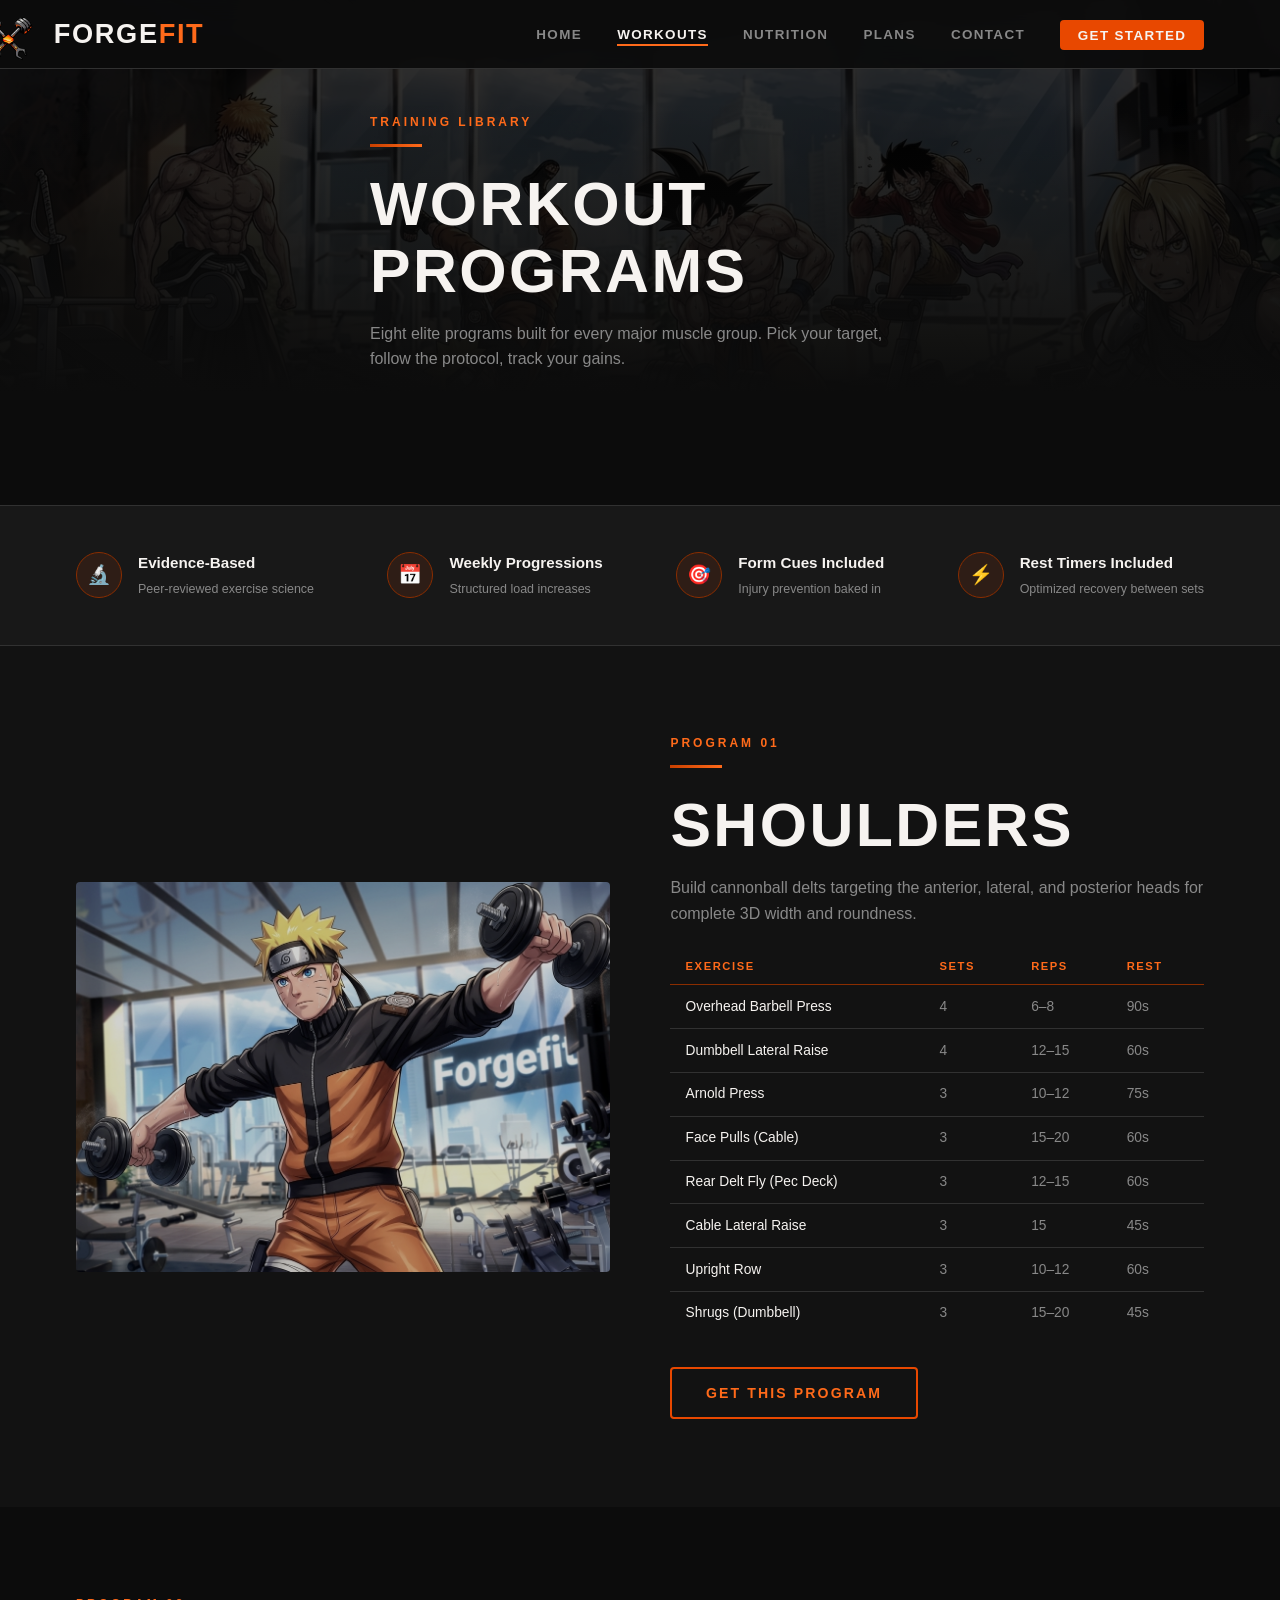
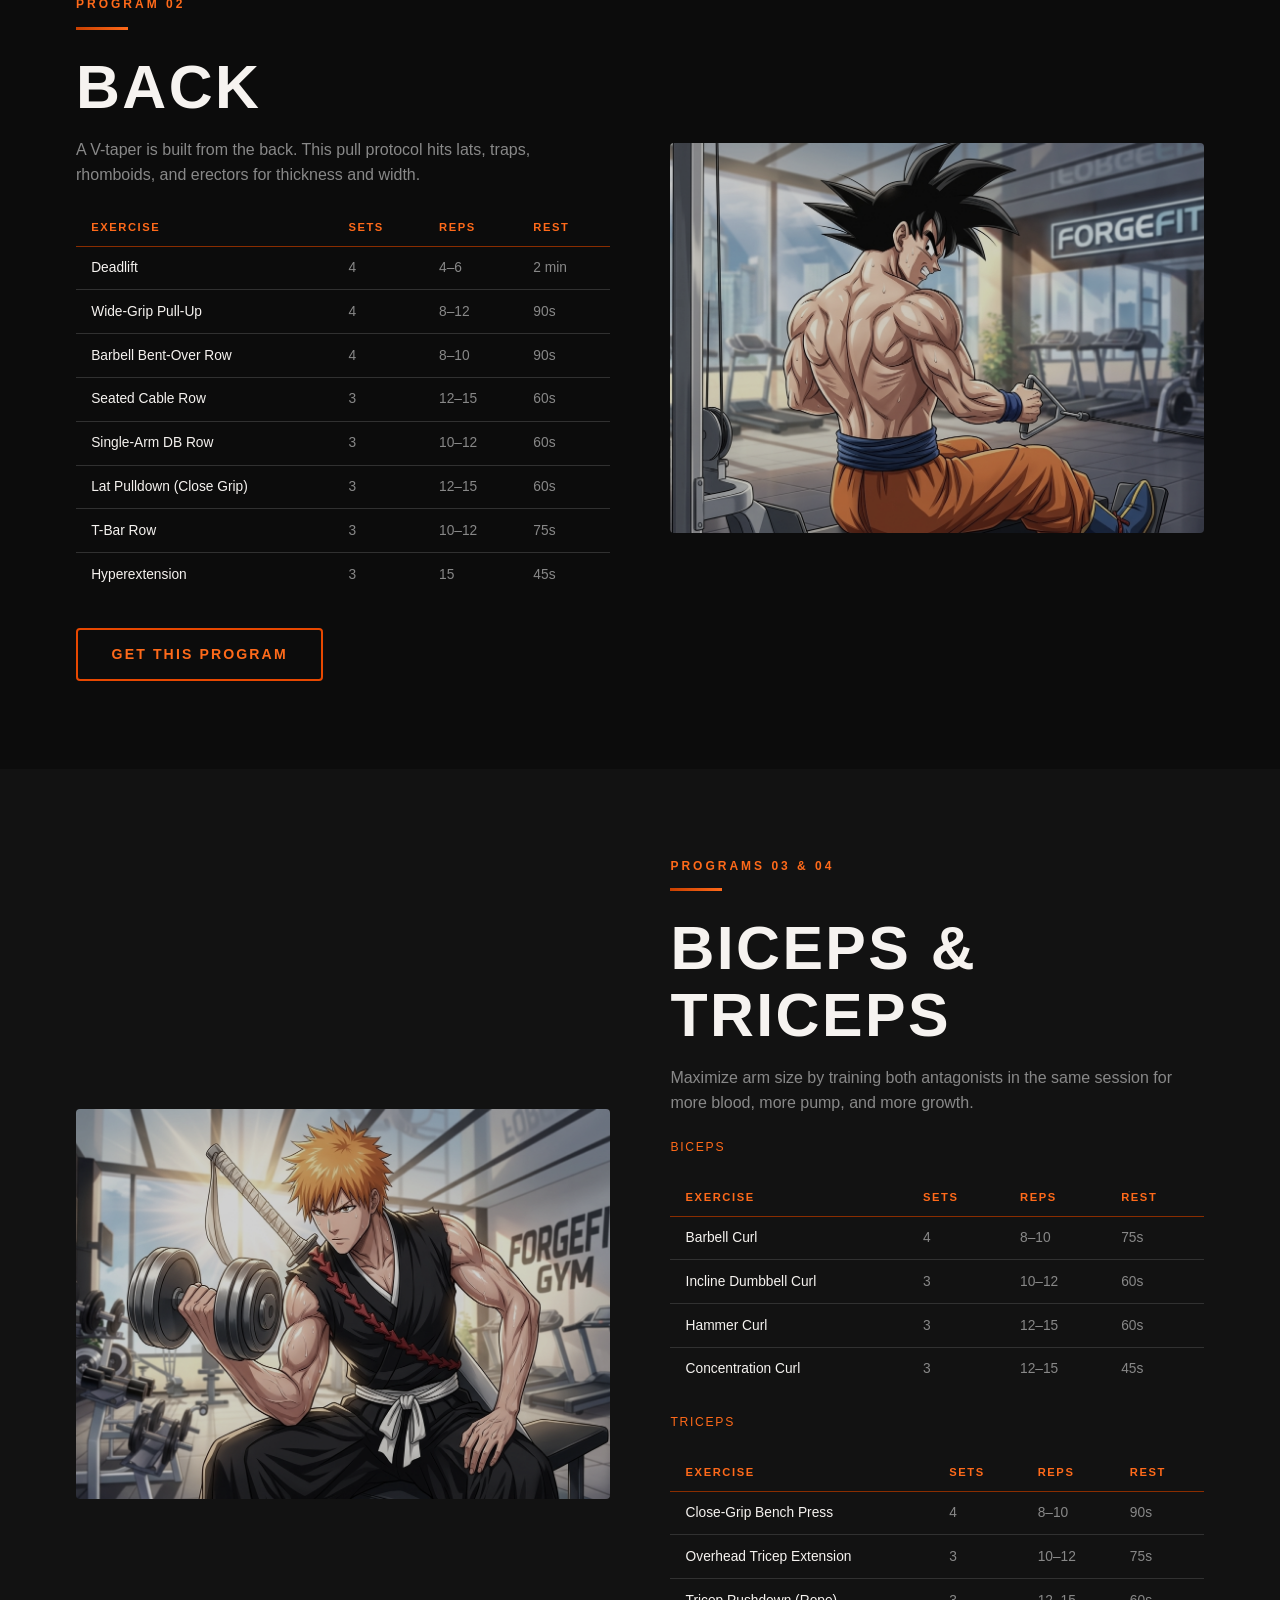
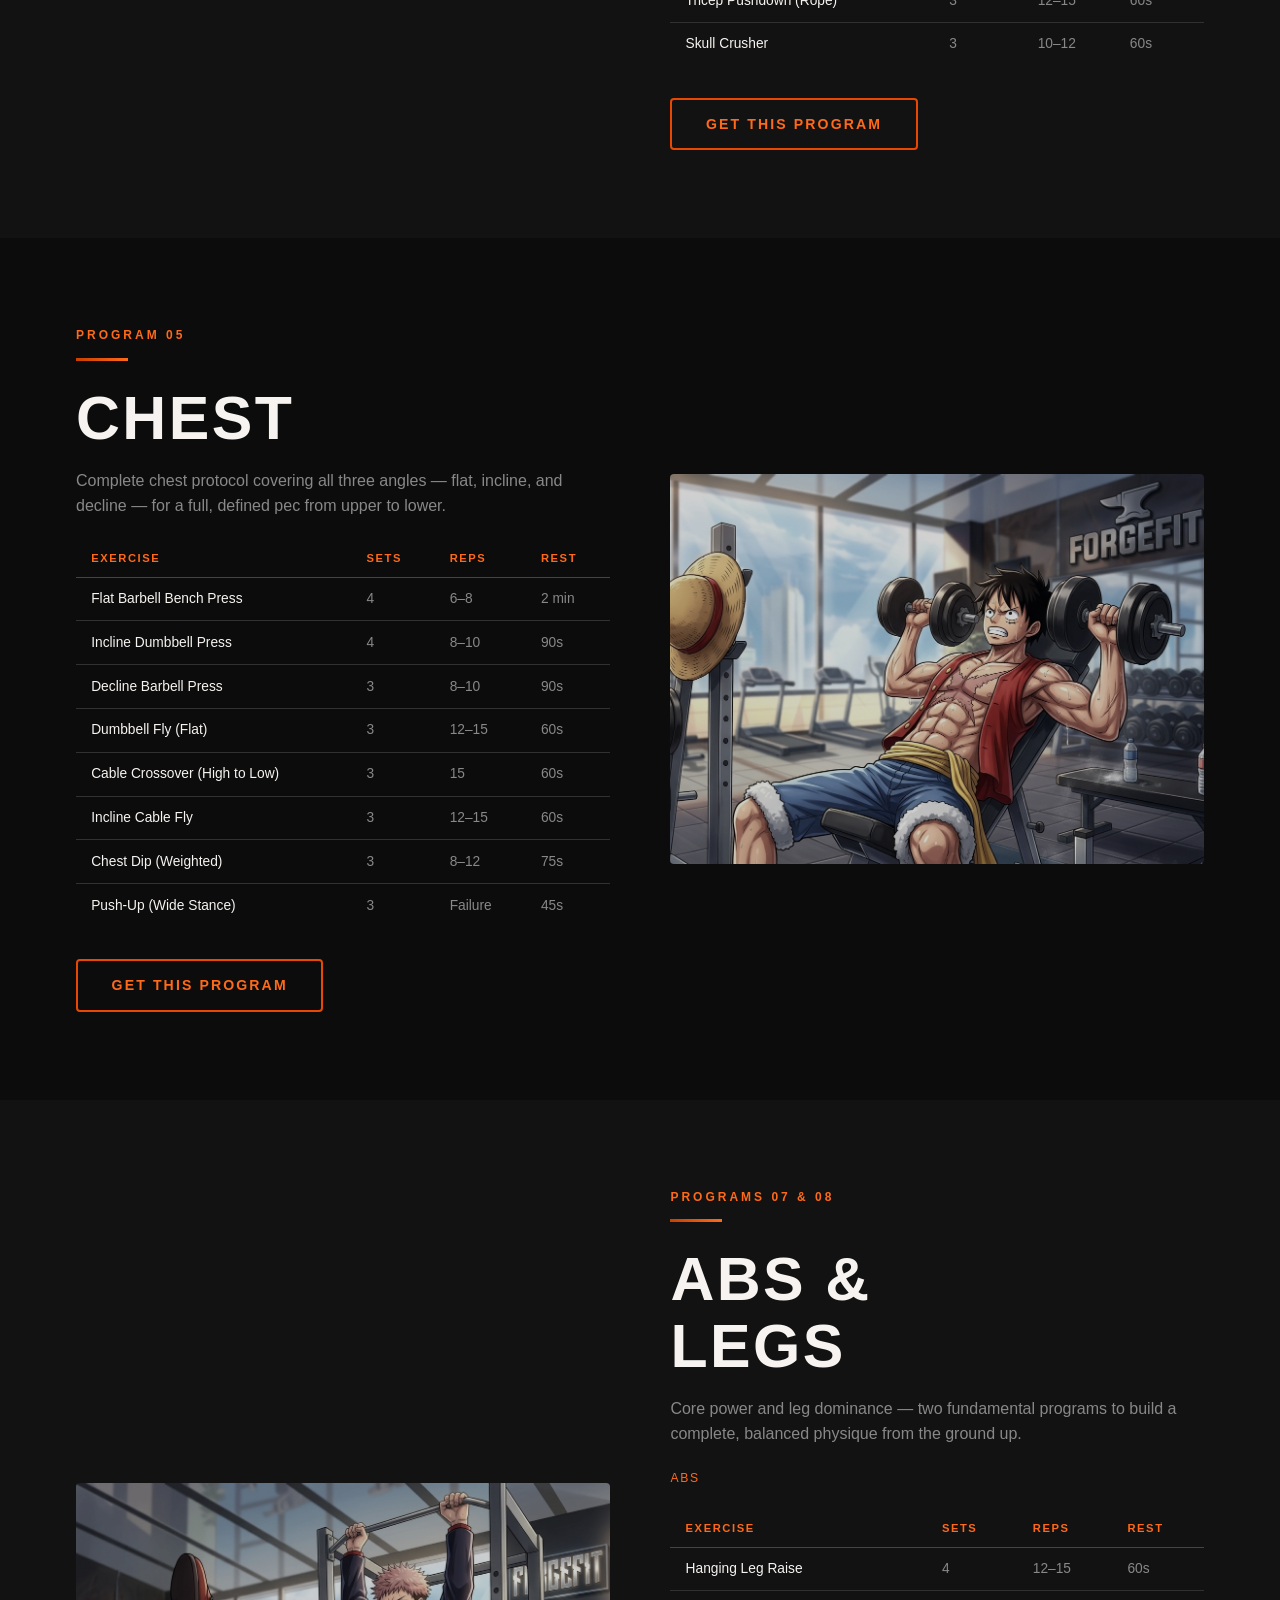
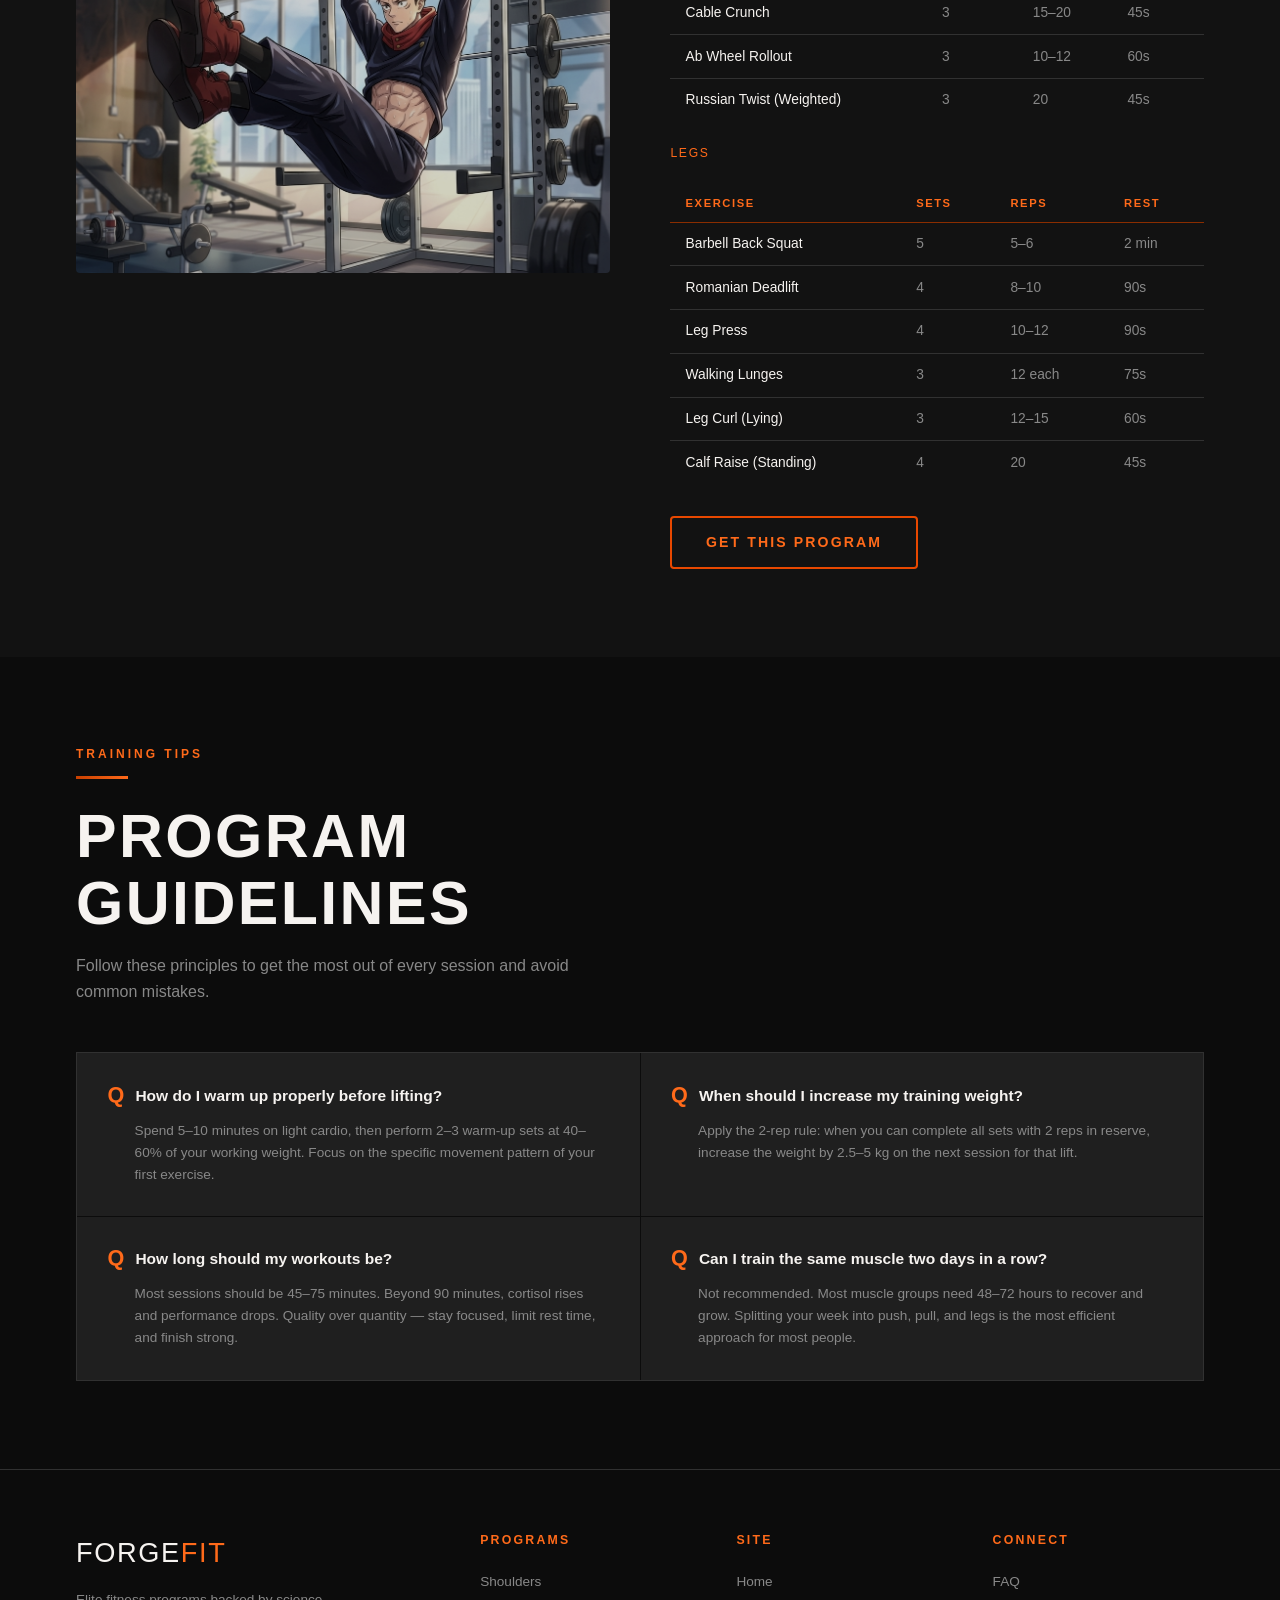
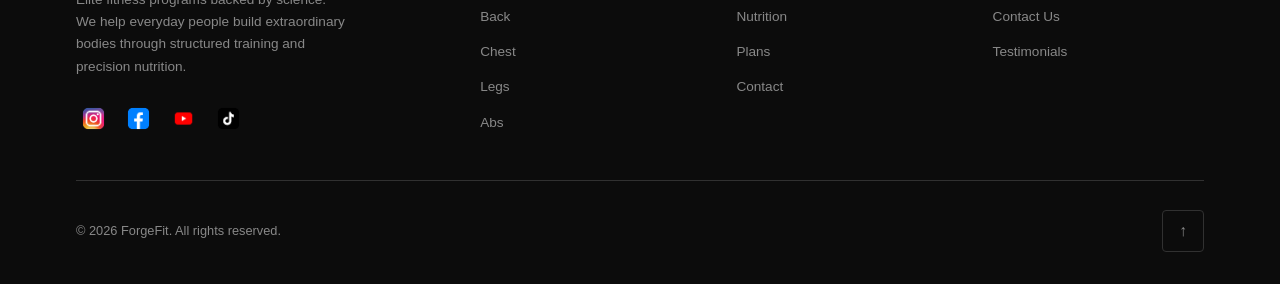
<file: workouts.html>
<!DOCTYPE html>
<html lang="en">
<head>
  <meta charset="UTF-8" />
  <meta name="viewport" content="width=device-width, initial-scale=1.0" />
  <meta name="description" content="ForgeFit Workouts — Detailed programs for all 8 muscle groups." />
  <title>Workouts | ForgeFit</title>
  <link rel="stylesheet" href="styles.css" />
  <link rel="preconnect" href="https://fonts.googleapis.com" />
  <link rel="preconnect" href="https://fonts.gstatic.com" crossorigin />
  <link href="https://fonts.googleapis.com/css2?family=Bebas+Neue&family=Barlow:wght@300;400;500;600;700&family=Barlow+Condensed:wght@400;600;700&display=swap" rel="stylesheet" />
</head>
<body>

  <header>
    <div class="container">
      <div class="nav-inner">
       <a href="index.html" class="nav-logo">
    <img src="logo.png" alt="ForgeFit Logo">FORGE<span>FIT</span></a>
        <nav> <ul>
            <li><a href="index.html">Home</a></li>
            <li><a href="workouts.html" class="active">Workouts</a></li>
            <li><a href="nutrient.html">Nutrition</a></li>
            <li><a href="index.html#pricing">Plans</a></li>
            <li><a href="index.html#contact">Contact</a></li>
            <li><a href="index.html#pricing" class="nav-cta">Get Started</a></li>
          </ul>
        </nav>
      </div>
    </div>
  </header>

  <section class="page-hero">
    <div class="page-hero-bg" style="background-image:url('5gym.png');"></div>
    <div class="page-hero-overlay"></div>
    <div class="container">
      <div class="page-hero-content">
        <span class="section-label">Training Library</span>
        <div class="gold-line"></div>
        <h1 class="section-title">WORKOUT<br />PROGRAMS</h1>
        <p class="section-sub">Eight elite programs built for every major muscle group. Pick your target, follow the protocol, track your gains.</p>
      </div>
    </div>
  </section>

  <div class="intro-strip">
    <div class="container">
      <div class="intro-strip-inner">
        <div class="intro-pill"><div class="pill-icon">🔬</div><div class="pill-text"><strong>Evidence-Based</strong><span>Peer-reviewed exercise science</span></div></div>
        <div class="intro-pill"><div class="pill-icon">📅</div><div class="pill-text"><strong>Weekly Progressions</strong><span>Structured load increases</span></div></div>
        <div class="intro-pill"><div class="pill-icon">🎯</div><div class="pill-text"><strong>Form Cues Included</strong><span>Injury prevention baked in</span></div></div>
        <div class="intro-pill"><div class="pill-icon">⚡</div><div class="pill-text"><strong>Rest Timers Included</strong><span>Optimized recovery between sets</span></div></div>
      </div>
    </div>
  </div>

  <section style="background:var(--dark);padding:5.5rem 0;" id="shoulders">
    <div class="container">
      <div class="program-block">
        <img src="shouldernaruto.png" alt="Athlete performing shoulder press" class="program-img" width="800" height="390" loading="lazy" />
        <div>
          <span class="section-label">Program 01</span>
          <div class="gold-line"></div>
          <h2 class="section-title">SHOULDERS</h2>
          <p class="section-sub">Build cannonball delts targeting the anterior, lateral, and posterior heads for complete 3D width and roundness.</p>
          <table class="exercise-table">
          <thead><tr><th>Exercise</th><th>Sets</th><th>Reps</th><th>Rest</th></tr></thead>
            <tbody>
            <tr><td>Overhead Barbell Press</td><td>4</td><td>6–8</td><td>90s</td></tr>
            <tr><td>Dumbbell Lateral Raise</td><td>4</td><td>12–15</td><td>60s</td></tr>
            <tr><td>Arnold Press</td><td>3</td><td>10–12</td><td>75s</td></tr>
            <tr><td>Face Pulls (Cable)</td><td>3</td><td>15–20</td><td>60s</td></tr>
            <tr><td>Rear Delt Fly (Pec Deck)</td><td>3</td><td>12–15</td><td>60s</td></tr>
            <tr><td>Cable Lateral Raise</td><td>3</td><td>15</td><td>45s</td></tr>
            <tr><td>Upright Row</td><td>3</td><td>10–12</td><td>60s</td></tr>
            <tr><td>Shrugs (Dumbbell)</td><td>3</td><td>15–20</td><td>45s</td></tr>
            </tbody>
          </table>
          <a href="index.html#pricing" class="btn btn-outline mt-2">Get This Program</a>
        </div>
      </div>
    </div>
  </section>

  <section style="background:var(--black);padding:5.5rem 0;" id="back">
    <div class="container">
      <div class="program-block reverse">
        <img src="gukoback.png" alt="Athlete performing pull-up for back training" class="program-img" width="800" height="390" loading="lazy" />
        <div>
          <span class="section-label">Program 02</span>
          <div class="gold-line"></div>
          <h2 class="section-title">BACK</h2>
          <p class="section-sub">A V-taper is built from the back. This pull protocol hits lats, traps, rhomboids, and erectors for thickness and width.</p>
          <table class="exercise-table">
                        <thead><tr><th>Exercise</th><th>Sets</th><th>Reps</th><th>Rest</th></tr></thead>
            <tbody>
                            <tr><td>Deadlift</td><td>4</td><td>4–6</td><td>2 min</td></tr>
                            <tr><td>Wide-Grip Pull-Up</td><td>4</td><td>8–12</td><td>90s</td></tr>
                            <tr><td>Barbell Bent-Over Row</td><td>4</td><td>8–10</td><td>90s</td></tr>
                            <tr><td>Seated Cable Row</td><td>3</td><td>12–15</td><td>60s</td></tr>
                            <tr><td>Single-Arm DB Row</td><td>3</td><td>10–12</td><td>60s</td></tr>
                            <tr><td>Lat Pulldown (Close Grip)</td><td>3</td><td>12–15</td><td>60s</td></tr>
                            <tr><td>T-Bar Row</td><td>3</td><td>10–12</td><td>75s</td></tr>
                            <tr><td>Hyperextension</td><td>3</td><td>15</td><td>45s</td></tr>
            </tbody>
          </table>
          <a href="index.html#pricing" class="btn btn-outline mt-2">Get This Program</a>
        </div>
      </div>
    </div>
  </section>

  <section style="background:var(--dark);padding:5.5rem 0;" id="biceps">
    <div class="container">
      <div class="program-block">
        <img src="bicepsichigo.png" alt="Bicep curl exercise close-up" class="program-img" width="800" height="390" loading="lazy" />
        <div>
          <span class="section-label">Programs 03 &amp; 04</span>
          <div class="gold-line"></div>
          <h2 class="section-title">BICEPS &amp;<br />TRICEPS</h2>
          <p class="section-sub">Maximize arm size by training both antagonists in the same session for more blood, more pump, and more growth.</p>
          <span class="sub-label">Biceps</span>
          <table class="exercise-table">
                        <thead><tr><th>Exercise</th><th>Sets</th><th>Reps</th><th>Rest</th></tr></thead>
            <tbody>
            <tr><td>Barbell Curl</td><td>4</td><td>8–10</td><td>75s</td></tr>
            <tr><td>Incline Dumbbell Curl</td><td>3</td><td>10–12</td><td>60s</td></tr>
            <tr><td>Hammer Curl</td><td>3</td><td>12–15</td><td>60s</td></tr>
            <tr><td>Concentration Curl</td><td>3</td><td>12–15</td><td>45s</td></tr>
            </tbody>
          </table>
          <span class="sub-label">Triceps</span>
          <table class="exercise-table">
                        <thead><tr><th>Exercise</th><th>Sets</th><th>Reps</th><th>Rest</th></tr></thead>
            <tbody>
            <tr><td>Close-Grip Bench Press</td><td>4</td><td>8–10</td><td>90s</td></tr>
            <tr><td>Overhead Tricep Extension</td><td>3</td><td>10–12</td><td>75s</td></tr>
            <tr><td>Tricep Pushdown (Rope)</td><td>3</td><td>12–15</td><td>60s</td></tr>
            <tr><td>Skull Crusher</td><td>3</td><td>10–12</td><td>60s</td></tr>
            </tbody>
          </table>
          <a href="index.html#pricing" class="btn btn-outline mt-2">Get This Program</a>
        </div>
      </div>
    </div>
  </section>

  <section style="background:var(--black);padding:5.5rem 0;" id="chest">
    <div class="container">
      <div class="program-block reverse">
        <img src="chestluffy.png" alt="Athlete performing bench press" class="program-img" width="800" height="390" loading="lazy" />
        <div>
          <span class="section-label">Program 05</span>
          <div class="gold-line"></div>
          <h2 class="section-title">CHEST</h2>
          <p class="section-sub">Complete chest protocol covering all three angles — flat, incline, and decline — for a full, defined pec from upper to lower.</p>
          <table class="exercise-table">
                        <thead><tr><th>Exercise</th><th>Sets</th><th>Reps</th><th>Rest</th></tr></thead>
            <tbody>
            <tr><td>Flat Barbell Bench Press</td><td>4</td><td>6–8</td><td>2 min</td></tr>
            <tr><td>Incline Dumbbell Press</td><td>4</td><td>8–10</td><td>90s</td></tr>
            <tr><td>Decline Barbell Press</td><td>3</td><td>8–10</td><td>90s</td></tr>
            <tr><td>Dumbbell Fly (Flat)</td><td>3</td><td>12–15</td><td>60s</td></tr>
            <tr><td>Cable Crossover (High to Low)</td><td>3</td><td>15</td><td>60s</td></tr>
            <tr><td>Incline Cable Fly</td><td>3</td><td>12–15</td><td>60s</td></tr>
            <tr><td>Chest Dip (Weighted)</td><td>3</td><td>8–12</td><td>75s</td></tr>
            <tr><td>Push-Up (Wide Stance)</td><td>3</td><td>Failure</td><td>45s</td></tr>
            </tbody>
          </table>
          <a href="index.html#pricing" class="btn btn-outline mt-2">Get This Program</a>
        </div>
      </div>
    </div>
  </section>

  <section style="background:var(--dark);padding:5.5rem 0;" id="abs">
    <div class="container">
      <div class="program-block">
        <img src="legsyuji.png" alt="Athlete training abs and core" class="program-img" width="800" height="390" loading="lazy" />
        <div>
          <span class="section-label">Programs 07 &amp; 08</span>
          <div class="gold-line"></div>
          <h2 class="section-title">ABS &amp;<br />LEGS</h2>
          <p class="section-sub">Core power and leg dominance — two fundamental programs to build a complete, balanced physique from the ground up.</p>
          <span class="sub-label">Abs</span>
          <table class="exercise-table">
                        <thead><tr><th>Exercise</th><th>Sets</th><th>Reps</th><th>Rest</th></tr></thead>
            <tbody>
            <tr><td>Hanging Leg Raise</td><td>4</td><td>12–15</td><td>60s</td></tr>
            <tr><td>Cable Crunch</td><td>3</td><td>15–20</td><td>45s</td></tr>
            <tr><td>Ab Wheel Rollout</td><td>3</td><td>10–12</td><td>60s</td></tr>
            <tr><td>Russian Twist (Weighted)</td><td>3</td><td>20</td><td>45s</td></tr>
            </tbody>
          </table>
          <span class="sub-label">Legs</span>
          <table class="exercise-table" id="legs">
                        <thead><tr><th>Exercise</th><th>Sets</th><th>Reps</th><th>Rest</th></tr></thead>
            <tbody>
            <tr><td>Barbell Back Squat</td><td>5</td><td>5–6</td><td>2 min</td></tr>
            <tr><td>Romanian Deadlift</td><td>4</td><td>8–10</td><td>90s</td></tr>
            <tr><td>Leg Press</td><td>4</td><td>10–12</td><td>90s</td></tr>
            <tr><td>Walking Lunges</td><td>3</td><td>12 each</td><td>75s</td></tr>
            <tr><td>Leg Curl (Lying)</td><td>3</td><td>12–15</td><td>60s</td></tr>
            <tr><td>Calf Raise (Standing)</td><td>4</td><td>20</td><td>45s</td></tr>
            </tbody>
          </table>
          <a href="index.html#pricing" class="btn btn-outline mt-2">Get This Program</a>
        </div>
      </div>
    </div>
  </section>

  <section style="background:var(--black);padding:5.5rem 0;">
    <div class="container">
      <span class="section-label">Training Tips</span>
      <div class="gold-line"></div>
      <h2 class="section-title">PROGRAM<br />GUIDELINES</h2>
      <p class="section-sub">Follow these principles to get the most out of every session and avoid common mistakes.</p>
      <div class="faq-grid">
        <div class="faq-item"><p class="faq-q">How do I warm up properly before lifting?</p><p class="faq-a">Spend 5–10 minutes on light cardio, then perform 2–3 warm-up sets at 40–60% of your working weight. Focus on the specific movement pattern of your first exercise.</p></div>
        <div class="faq-item"><p class="faq-q">When should I increase my training weight?</p><p class="faq-a">Apply the 2-rep rule: when you can complete all sets with 2 reps in reserve, increase the weight by 2.5–5 kg on the next session for that lift.</p></div>
        <div class="faq-item"><p class="faq-q">How long should my workouts be?</p><p class="faq-a">Most sessions should be 45–75 minutes. Beyond 90 minutes, cortisol rises and performance drops. Quality over quantity — stay focused, limit rest time, and finish strong.</p></div>
        <div class="faq-item"><p class="faq-q">Can I train the same muscle two days in a row?</p><p class="faq-a">Not recommended. Most muscle groups need 48–72 hours to recover and grow. Splitting your week into push, pull, and legs is the most efficient approach for most people.</p></div>
      </div>
    </div>
  </section>
  <footer>
    <div class="container">
      <div class="footer-grid">
        <div class="footer-brand">
          <a href="index.html" class="footer-logo">FORGE<span>FIT</span></a>
          <p>Elite fitness programs backed by science. We help everyday people build extraordinary bodies through structured training and precision nutrition.</p>
          <div class="social-links">
  <a href="https://www.instagram.com" target="_blank">
    <img src="instagram.png" alt="Instagram" class="social-icon" />
  </a>
  <a href="https://www.facebook.com" target="_blank">
    <img src="facebook.png" alt="Facebook" class="social-icon" />
  </a>
  <a href="https://www.youtube.com" target="_blank">
    <img src="youtube.png" alt="YouTube" class="social-icon" />
  </a>
  <a href="https://www.tiktok.com" target="_blank">
    <img src="tiktok.png" alt="TikTok" class="social-icon" />
  </a>
</div>
        </div>
        <div class="footer-col"><h5>Programs</h5><ul><li>
            <a href="#shoulders">Shoulders</a>
          </li><li>
            <a href="#back">Back</a>
          </li><li>
            <a href="#chest">Chest</a>
          </li><li>
            <a href="#legs">Legs</a>
          </li><li>
            <a href="#abs">Abs</a>
          </li></ul></div>
        <div class="footer-col"><h5>Site</h5><ul><li>
            <a href="index.html">Home</a>
          </li><li>
            <a href="nutrient.html">Nutrition</a>
          </li><li>
            <a href="index.html#pricing">Plans</a>
          </li><li>
            <a href="index.html#contact">Contact</a>
          </li></ul></div>
        <div class="footer-col"><h5>Connect</h5><ul><li>
            <a href="index.html#faq">FAQ</a>
          </li><li>
            <a href="index.html#contact">Contact Us</a>
          </li><li>
            <a href="index.html#reviews">Testimonials</a>
          </li></ul></div>
      </div>
      <div class="footer-bottom">
        <p>© 2026 ForgeFit. All rights reserved.</p>
        <a href="#" class="scroll-top" aria-label="Back to top">↑</a>
      </div>
    </div>
  </footer>

</body>
</html>
</file>
<file: styles.css>
:root {
  --black:        #0c0c0c;
  --dark:         #121212;
  --surface:      #181818;
  --card:         #1f1f1f;
  --border:       #313131;
  --metal:        #3a3a3a;
  --metal-lt:     #5a5a5a;
  --orange:       #c94000;
  --orange-main:  #e84800;
  --orange-lt:    #ff6a1a;
  --orange-dim:   #8a2d00;
  --orange-glow:  rgba(232,72,0,0.22);
  --white:        #f6f3f0;
  --muted:        #888888;
  --font-display: 'Arial Black', sans-serif;
  --font-cond: 'Arial Narrow', sans-serif;
  --font-body: Arial, sans-serif;
  --radius:       4px;
  --transition:   0.3s cubic-bezier(0.4,0,0.2,1);
  --shadow:       0 8px 40px rgba(232,72,0,0.18);
}

.nav-logo {
    display: flex;
    align-items: center;
    text-decoration: none; 
    color: #000; 
    font-weight: bold;
    font-size: 1.5rem;
}

.nav-logo img {
    height: 75px;
    margin-right: -5px;
}
.nav-logo {
  margin-left: -100px; 
}
*, *::before, *::after { box-sizing: border-box; margin: 0; padding: 0; }
html { scroll-behavior: smooth; font-size: 16px; }
body {
  background: var(--black);
  color: var(--white);
  font-family: var(--font-body);
  line-height: 1.6;
  overflow-x: hidden;
}
img { display: block; max-width: 100%; height: auto; }
a { color: var(--orange-lt); text-decoration: none; transition: color var(--transition); }
a:hover { color: var(--white); }
ul { list-style: none; }
h1, h2, h3, h4 { font-family: var(--font-display); letter-spacing: 0.04em; line-height: 1.1; }
.section-label {
  font-family: var(--font-cond);
  font-size: 0.75rem;
  font-weight: 600;
  letter-spacing: 0.25em;
  text-transform: uppercase;
  color: var(--orange-lt);
  display: block;
  margin-bottom: 0.75rem;
}
.section-title { font-size: clamp(2.4rem, 5vw, 3.8rem); color: var(--white); margin-bottom: 1rem; }
.section-sub   { color: var(--muted); font-size: 1rem; max-width: 540px; }
.gold-line     { width: 52px; height: 3px; background: linear-gradient(90deg, var(--orange), var(--orange-lt)); margin-bottom: 1.5rem; }
.sub-label     { font-family: var(--font-cond); font-size: 0.76rem; letter-spacing: 0.14em; text-transform: uppercase; color: var(--orange-lt); margin: 1.4rem 0 0.45rem; display: block; }
.container { max-width: 1160px; margin: 0 auto; padding: 0 1rem; }
section { padding: 5.5rem 0; }
.text-center { text-align: center; }
.mt-2 { margin-top: 2rem; }
.mt-3 { margin-top: 3rem; }
.btn-full { width: 100%; text-align: center; display: block; }
.btn {
  display: inline-block;
  font-family: var(--font-cond);
  font-weight: 700;
  font-size: 0.88rem;
  letter-spacing: 0.15em;
  text-transform: uppercase;
  padding: 0.82rem 2.1rem;
  border-radius: var(--radius);
  border: 2px solid transparent;
  transition: all var(--transition);
  cursor: pointer;
}
.btn-primary { background: var(--orange-main); color: var(--white); border-color: var(--orange-main); }
.btn-primary:hover {
  background: var(--orange-lt);
  border-color: var(--orange-lt);
  color: var(--white);
  transform: translateY(-2px);
  box-shadow: 0 8px 24px rgba(255,106,26,0.35);
}
.btn-outline { background: transparent; color: var(--orange-lt); border-color: var(--orange-main); }
.btn-outline:hover { background: var(--orange-main); color: var(--white); transform: translateY(-2px); }
.btn-dark { background: var(--card); color: var(--white); border-color: var(--border); }
.btn-dark:hover { border-color: var(--orange-main); color: var(--orange-lt); transform: translateY(-2px); }
header {
  position: fixed;
  top: 0; left: 0; right: 0;
  z-index: 1000;
  background: rgba(12,12,12,0.95);
  backdrop-filter: blur(12px);
  border-bottom: 1px solid var(--border);
}
.nav-inner { display: flex; align-items: center; justify-content: space-between; height: 68px; }
.nav-logo { font-family: var(--font-display); font-size: 1.7rem; letter-spacing: 0.06em; color: var(--white); }
.nav-logo span { color: var(--orange-lt); }
.nav-logo:hover { color: var(--orange-lt); }
nav ul { display: flex; gap: 2.2rem; align-items: center; }
nav ul li a {
  font-family: var(--font-cond);
  font-weight: 600;
  font-size: 0.84rem;
  letter-spacing: 0.1em;
  text-transform: uppercase;
  color: var(--muted);
  position: relative;
  padding-bottom: 2px;
}
nav ul li a::after { content: ''; position: absolute; bottom: -2px; left: 0; width: 0; height: 2px; background: var(--orange-lt); transition: width var(--transition); }
nav ul li a:hover, nav ul li a.active { color: var(--white); }
nav ul li a:hover::after, nav ul li a.active::after { width: 100%; }
nav ul li a.nav-cta { background: var(--orange-main); color: var(--white); padding: 0.48rem 1.1rem; border-radius: var(--radius); font-weight: 700; }
nav ul li a.nav-cta:hover { background: var(--orange-lt); }
nav ul li a.nav-cta::after { display: none; }
.hero {
  min-height: 100vh;
  display: flex;
  align-items: center;
  position: relative;
  overflow: hidden;
  padding-top: 68px;
}
.hero-bg {
  position: absolute; inset: 0;
  background-image: url('gym1anime.png');
  background-size: cover;
  background-position: center;
  filter: brightness(0.2) saturate(0.6);
}
.hero-overlay {
  position: absolute; inset: 0;
  background: linear-gradient(135deg, rgba(12,12,12,0.9) 40%, rgba(232,72,0,0.1) 100%);
}
.hero-content { position: relative; z-index: 2; max-width: 700px; }
.hero-tag {
  font-family: var(--font-cond);
  font-size: 0.78rem;
  letter-spacing: 0.28em;
  text-transform: uppercase;
  color: var(--orange-lt);
  display: inline-flex;
  align-items: center;
  gap: 0.7rem;
  margin-bottom: 1.4rem;
}
.hero-tag::before { content: ''; display: block; width: 30px; height: 2px; background: var(--orange-lt); }
.hero-title { font-size: clamp(3.8rem, 8.5vw, 7rem); line-height: 0.95; color: var(--white); margin-bottom: 1.4rem; }
.hero-title em { font-style: normal; color: var(--orange-lt); }
.hero-desc { font-size: 1.05rem; color: rgba(246,243,240,0.7); max-width: 460px; margin-bottom: 2.3rem; line-height: 1.7; }
.hero-actions { display: flex; gap: 1rem; flex-wrap: wrap; }
.hero-stats { position: absolute; bottom: 2.8rem; right: 0; display: flex; gap: 2.8rem; z-index: 2; }
.stat-num { font-family: var(--font-display); font-size: 2.6rem; color: var(--orange-lt); line-height: 1; }
.stat-label { font-family: var(--font-cond); font-size: 0.72rem; letter-spacing: 0.14em; text-transform: uppercase; color: var(--muted); margin-top: 0.2rem; }
.intro-strip { background: var(--surface); border-top: 1px solid var(--border); border-bottom: 1px solid var(--border); padding: 2.8rem 0; }
.intro-strip-inner { display: flex; justify-content: space-between; align-items: center; gap: 2rem; flex-wrap: wrap; }
.intro-pill { display: flex; align-items: center; gap: 1rem; }
.pill-icon { width: 46px; height: 46px; border-radius: 50%; background: rgba(232,72,0,0.1); border: 1px solid var(--orange-dim); display: flex; align-items: center; justify-content: center; font-size: 1.2rem; flex-shrink: 0; }
.pill-text strong { font-family: var(--font-cond); font-weight: 700; font-size: 0.95rem; color: var(--white); display: block; }
.pill-text span { font-size: 0.78rem; color: var(--muted); }
.workout-grid { display: grid; grid-template-columns: repeat(auto-fill, minmax(230px, 1fr)); gap: 1.5px; margin-top: 2.8rem; border: 1.5px solid var(--border); }
.workout-card { background: var(--card); padding: 1.8rem; position: relative; overflow: hidden; transition: all var(--transition); }
.workout-card::before { content: ''; position: absolute; top: 0; left: 0; width: 3px; height: 0; background: var(--orange-lt); transition: height var(--transition); }
.workout-card:hover { background: #252525; }
.workout-card:hover::before { height: 100%; }
.wc-icon { font-size: 1.9rem; margin-bottom: 0.9rem; }
.wc-title { font-family: var(--font-display); font-size: 1.3rem; color: var(--white); margin-bottom: 0.45rem; }
.wc-desc { font-size: 0.83rem; color: var(--muted); line-height: 1.5; }
.wc-badge { margin-top: 0.9rem; display: inline-block; font-family: var(--font-cond); font-size: 0.68rem; letter-spacing: 0.14em; text-transform: uppercase; color: var(--orange-lt); border: 1px solid var(--orange-dim); padding: 0.18rem 0.55rem; border-radius: 2px; }
.features-grid { display: grid; grid-template-columns: 1fr 1fr; gap: 4rem; align-items: center; margin-top: 3.5rem; }
.features-img { position: relative; }
.features-img img { width: 100%; height: 500px; object-fit: cover; border-radius: var(--radius); filter: saturate(0.6) brightness(0.85); }
.features-img-tag { position: absolute; bottom: 1.4rem; left: 1.4rem; background: rgba(12,12,12,0.92); border: 1px solid var(--orange-dim); padding: 0.9rem 1.4rem; border-radius: var(--radius); }
.features-img-tag strong { font-family: var(--font-display); font-size: 1.5rem; color: var(--orange-lt); }
.features-img-tag span { font-size: 0.78rem; color: var(--muted); display: block; }
.feature-list { display: flex; flex-direction: column; gap: 1.4rem; margin-top: 2.3rem; }
.feature-item { display: flex; gap: 1.2rem; align-items: flex-start; }
.feature-num { font-family: var(--font-display); font-size: 1.7rem; color: var(--orange-lt); line-height: 1; flex-shrink: 0; width: 38px; }
.feature-text h4 { font-family: var(--font-cond); font-size: 0.95rem; font-weight: 700; text-transform: uppercase; color: var(--white); margin-bottom: 0.25rem; }
.feature-text p { font-size: 0.85rem; color: var(--muted); line-height: 1.5; }
.pricing-grid { display: grid; grid-template-columns: repeat(3,1fr); gap: 1.4rem; margin-top: 3.2rem; }
.plan-card {
  background: var(--card);
  border: 1px solid var(--border);
  border-radius: var(--radius);
  padding: 2.3rem 1.9rem;
  position: relative;
  transition: all var(--transition);
}
.plan-card:hover { border-color: var(--orange-dim); transform: translateY(-5px); box-shadow: var(--shadow); }
.plan-card.featured { border-color: var(--orange-main); background: #1f1208; }
.plan-card.featured::before {
  content: 'MOST POPULAR';
  position: absolute; top: -1px; left: 50%;
  transform: translateX(-50%);
  background: var(--orange-main); color: var(--white);
  font-family: var(--font-cond); font-size: 0.63rem; font-weight: 700;
  letter-spacing: 0.18em; padding: 0.28rem 0.9rem; border-radius: 0 0 4px 4px;
}
.plan-name { font-family: var(--font-cond); font-size: 0.78rem; letter-spacing: 0.18em; text-transform: uppercase; color: var(--orange-lt); margin-bottom: 0.9rem; }
.plan-price { font-family: var(--font-display); font-size: 3.3rem; color: var(--white); line-height: 1; }
.plan-price sup { font-size: 1.4rem; vertical-align: super; }
.plan-period { font-size: 0.82rem; color: var(--muted); margin-bottom: 1.4rem; display: block; }
.plan-divider { height: 1px; background: var(--border); margin: 1.4rem 0; }
.plan-features { display: flex; flex-direction: column; gap: 0.75rem; margin-bottom: 1.8rem; }
.plan-features li { font-size: 0.87rem; color: var(--muted); display: flex; align-items: center; gap: 0.7rem; }
.plan-features li::before { content: '✓'; color: var(--orange-lt); font-weight: 700; font-size: 0.82rem; flex-shrink: 0; }
.plan-features li.no::before { content: '✕'; color: #3a3a3a; }
.plan-features li.no { color: #3a3a3a; }
.reviews-grid { display: grid; grid-template-columns: repeat(auto-fill, minmax(300px, 1fr)); gap: 1.4rem; margin-top: 3rem; }
.review-card { background: var(--card); border: 1px solid var(--border); border-radius: var(--radius); padding: 1.9rem; transition: border-color var(--transition); }
.review-card:hover { border-color: var(--orange-dim); }
.review-stars { color: var(--orange-lt); font-size: 0.88rem; margin-bottom: 0.9rem; }
.review-text { font-size: 0.92rem; color: rgba(246,243,240,0.78); line-height: 1.65; font-style: italic; margin-bottom: 1.4rem; }
.reviewer { display: flex; align-items: center; gap: 0.9rem; }
.reviewer-avatar { width: 42px; height: 42px; border-radius: 50%; object-fit: cover; border: 2px solid var(--orange-dim); filter: grayscale(0.3); }
.reviewer-name { font-family: var(--font-cond); font-weight: 700; font-size: 0.92rem; color: var(--white); }
.reviewer-role { font-size: 0.75rem; color: var(--muted); }
.faq-grid { display: grid; grid-template-columns: 1fr 1fr; gap: 1px; margin-top: 3rem; border: 1px solid var(--border); }
.faq-item { padding: 1.9rem; background: var(--card); transition: background var(--transition); }
.faq-item:hover { background: #252525; }
.faq-q {
  font-family: var(--font-cond); font-weight: 700; font-size: 0.97rem;
  color: var(--white); margin-bottom: 0.7rem;
  display: flex; align-items: flex-start; gap: 0.7rem;
}
.faq-q::before { content: 'Q'; font-family: var(--font-display); font-size: 1.35rem; color: var(--orange-lt); line-height: 1; flex-shrink: 0; }
.faq-a { font-size: 0.85rem; color: var(--muted); line-height: 1.62; padding-left: 1.7rem; }
.contact-grid { display: grid; grid-template-columns: 1fr 1.4fr; gap: 3.8rem; margin-top: 3.2rem; }
.contact-info { display: flex; flex-direction: column; gap: 1.8rem; }
.contact-detail { display: flex; gap: 1rem; align-items: flex-start; }
.cd-icon { width: 42px; height: 42px; border: 1px solid var(--orange-dim); border-radius: 50%; display: flex; align-items: center; justify-content: center; color: var(--orange-lt); flex-shrink: 0; }
.cd-text strong { font-family: var(--font-cond); font-weight: 700; font-size: 0.92rem; color: var(--white); display: block; }
.cd-text span { font-size: 0.83rem; color: var(--muted); }
.social-links { display: flex; gap: 0.7rem; margin-top: 0.9rem; }
.social-link { width: 38px; height: 38px; border: 1px solid var(--border); border-radius: var(--radius); display: flex; align-items: center; justify-content: center; color: var(--muted); transition: all var(--transition); }
.social-link:hover { border-color: var(--orange-lt); color: var(--orange-lt); background: rgba(232,72,0,0.1); }
.contact-form { display: flex; flex-direction: column; gap: 1.2rem; }
.form-row { display: grid; grid-template-columns: 1fr 1fr; gap: 1.2rem; }
.form-group { display: flex; flex-direction: column; gap: 0.38rem; }
.form-group label { font-family: var(--font-cond); font-size: 0.75rem; letter-spacing: 0.11em; text-transform: uppercase; color: var(--muted); }
.form-group input,
.form-group textarea,
.form-group select {
  background: var(--card);
  border: 1px solid var(--border);
  border-radius: var(--radius);
  padding: 0.82rem 0.95rem;
  color: var(--white);
  font-family: var(--font-body);
  font-size: 0.88rem;
  transition: border-color var(--transition);
  outline: none;
  -webkit-appearance: none;
}
.form-group input:focus,
.form-group textarea:focus,
.form-group select:focus { border-color: var(--orange-main); }
.form-group textarea { resize: vertical; min-height: 115px; }
.form-group input::placeholder,
.form-group textarea::placeholder { color: #555; font-size: 0.86rem; }
.form-group select option { background: var(--card); color: var(--white); }
.page-hero { padding-top: 68px; min-height: 360px; display: flex; align-items: flex-end; position: relative; overflow: hidden; }
.page-hero-bg { position: absolute; inset: 0; background-size: cover; background-position: center; filter: brightness(0.18) saturate(0.5); }
.page-hero-overlay { position: absolute; inset: 0; background: linear-gradient(to top, var(--black) 22%, transparent 80%); }
.page-hero-content { position: relative; z-index: 2; padding: 2.8rem 0; }
.exercise-table { width: 100%; border-collapse: collapse; margin-top: 1.4rem; font-size: 0.86rem; }
.exercise-table th { font-family: var(--font-cond); font-size: 0.7rem; letter-spacing: 0.14em; text-transform: uppercase; color: var(--orange-lt); text-align: left; padding: 0.55rem 0.95rem; border-bottom: 1px solid var(--orange-dim); }
.exercise-table td { padding: 0.65rem 0.95rem; color: var(--muted); border-bottom: 1px solid var(--border); }
.exercise-table tr:last-child td { border-bottom: none; }
.exercise-table tr:hover td { background: rgba(255,255,255,0.02); color: var(--white); }
.exercise-table td:first-child { color: var(--white); }
.program-block { display: grid; grid-template-columns: 1fr 1fr; gap: 3.8rem; align-items: center; }
.program-block.reverse { direction: rtl; }
.program-block.reverse > * { direction: ltr; }
.program-img { width: 100%; height: 390px; object-fit: cover; border-radius: var(--radius); filter: saturate(0.65) brightness(0.82); }
.macro-cards { display: grid; grid-template-columns: repeat(3,1fr); gap: 1.4rem; margin-top: 2.8rem; }
.macro-card { background: var(--card); border: 1px solid var(--border); border-radius: var(--radius); padding: 1.9rem; text-align: center; transition: all var(--transition); }
.macro-card:hover { border-color: var(--orange-dim); transform: translateY(-4px); box-shadow: var(--shadow); }
.macro-icon { font-size: 2.3rem; margin-bottom: 0.9rem; }
.macro-name { font-family: var(--font-display); font-size: 1.5rem; color: var(--white); margin-bottom: 0.45rem; }
.macro-pct { font-family: var(--font-display); font-size: 2.6rem; color: var(--orange-lt); line-height: 1; }
.macro-desc { font-size: 0.8rem; color: var(--muted); margin-top: 0.45rem; line-height: 1.5; }
.food-grid { display: grid; grid-template-columns: repeat(auto-fill, minmax(210px, 1fr)); gap: 1.4rem; margin-top: 2.8rem; }
.food-card { background: var(--card); border: 1px solid var(--border); border-radius: var(--radius); overflow: hidden; transition: all var(--transition); }
.food-card:hover { border-color: var(--orange-dim); transform: translateY(-4px); box-shadow: var(--shadow); }
.food-card img { width: 100%; height: 155px; object-fit: cover; filter: saturate(0.75); transition: filter var(--transition); }
.food-card:hover img { filter: saturate(1.1); }
.food-info { padding: 1.1rem; }
.food-name { font-family: var(--font-cond); font-weight: 700; font-size: 0.97rem; color: var(--white); margin-bottom: 0.38rem; }
.food-macros { display: flex; gap: 0.45rem; flex-wrap: wrap; }
.food-tag { font-size: 0.67rem; font-family: var(--font-cond); text-transform: uppercase; color: var(--orange-lt); background: rgba(232,72,0,0.1); border: 1px solid var(--orange-dim); padding: 0.14rem 0.48rem; border-radius: 2px; }
.meal-plan-table,
.calorie-table { width: 100%; border-collapse: collapse; margin-top: 2.3rem; font-size: 0.88rem; }
.meal-plan-table th,
.calorie-table th { font-family: var(--font-cond); font-size: 0.75rem; letter-spacing: 0.14em; text-transform: uppercase; color: var(--orange-lt); text-align: left; padding: 0.78rem 1.4rem; background: var(--card); border-bottom: 2px solid var(--orange-dim); }
.meal-plan-table td,
.calorie-table td { padding: 0.85rem 1.4rem; color: rgba(246,243,240,0.78); border-bottom: 1px solid var(--border); }
.meal-plan-table tr:hover td,
.calorie-table tr:hover td { background: rgba(255,255,255,0.02); }
.meal-plan-table td:first-child { font-family: var(--font-cond); font-weight: 700; color: var(--orange-lt); }
.calorie-table td:first-child { font-family: var(--font-cond); font-weight: 700; color: var(--white); }
.supplement-grid { display: grid; grid-template-columns: 1fr 1fr; gap: 1px; margin-top: 2.3rem; border: 1px solid var(--border); }
.supplement-item { padding: 1.8rem; background: var(--card); transition: background var(--transition); }
.supplement-item:hover { background: #252525; }
.supplement-item h4 {
  font-family: var(--font-cond); font-weight: 700; font-size: 0.97rem;
  color: var(--white); margin-bottom: 0.55rem;
  display: flex; align-items: flex-start; gap: 0.65rem;
}
.supplement-item h4::before { content: 'S'; font-family: var(--font-display); font-size: 1.3rem; color: var(--orange-lt); line-height: 1; flex-shrink: 0; }
.supplement-item p { font-size: 0.84rem; color: var(--muted); line-height: 1.6; padding-left: 1.65rem; }
.highlight-box { padding: 1.4rem 1.8rem; background: var(--card); border: 1px solid var(--orange-dim); border-radius: var(--radius); margin-top: 1.8rem; }
.highlight-box p { font-size: 0.88rem; color: rgba(246,243,240,0.8); }
.highlight-label { font-family: var(--font-cond); font-size: 0.76rem; letter-spacing: 0.14em; text-transform: uppercase; color: var(--orange-lt); margin-bottom: 0.6rem; display: block; }
footer { background: var(--black); border-top: 1px solid var(--border); padding: 3.8rem 0 2rem; }
.footer-grid { display: grid; grid-template-columns: 1.7fr 1fr 1fr 1fr; gap: 2.8rem; margin-bottom: 2.8rem; }
.footer-logo { font-family: var(--font-display); font-size: 1.7rem; letter-spacing: 0.06em; color: var(--white); display: block; }
.footer-logo span { color: var(--orange-lt); }
.footer-brand p { font-size: 0.85rem; color: var(--muted); line-height: 1.65; margin: 0.9rem 0 1.4rem; max-width: 270px; }
.footer-col h5 { font-family: var(--font-cond); font-weight: 700; font-size: 0.77rem; letter-spacing: 0.18em; text-transform: uppercase; color: var(--orange-lt); margin-bottom: 1.1rem; }
.footer-col ul { display: flex; flex-direction: column; gap: 0.6rem; }
.footer-col ul li a { font-size: 0.85rem; color: var(--muted); }
.footer-col ul li a:hover { color: var(--white); }
.footer-bottom { border-top: 1px solid var(--border); padding-top: 1.8rem; display: flex; justify-content: space-between; align-items: center; flex-wrap: wrap; gap: 1rem; }
.footer-bottom p { font-size: 0.8rem; color: var(--muted); }
.scroll-top { width: 42px; height: 42px; border: 1px solid var(--border); border-radius: var(--radius); display: flex; align-items: center; justify-content: center; color: var(--muted); font-size: 1rem; transition: all var(--transition); }
.scroll-top:hover { border-color: var(--orange-lt); color: var(--orange-lt); }
@keyframes fadeUp {
  from { opacity: 0; transform: translateY(22px); }
  to   { opacity: 1; transform: translateY(0); }
}
.hero-content > * { animation: fadeUp 0.7s ease both; }
.hero-tag     { animation-delay: 0.1s; }
.hero-title   { animation-delay: 0.25s; }
.hero-desc    { animation-delay: 0.4s; }
.hero-actions { animation-delay: 0.55s; }
@media (max-width: 992px) {
  .features-grid, .contact-grid, .program-block { grid-template-columns: 1fr; }
  .program-block.reverse { direction: ltr; }
  .pricing-grid { grid-template-columns: 1fr; max-width: 400px; margin-left: auto; margin-right: auto; }
  .footer-grid { grid-template-columns: 1fr 1fr; }
  .hero-stats { position: static; margin-top: 2.8rem; justify-content: flex-start; }
}
@media (max-width: 768px) {
  .nav-inner { flex-wrap: wrap; height: auto; padding: 0.9rem 0; }
  nav ul { gap: 1rem; flex-wrap: wrap; }
  .faq-grid { grid-template-columns: 1fr; }
  .macro-cards { grid-template-columns: 1fr; max-width: 330px; margin-left: auto; margin-right: auto; }
  .form-row { grid-template-columns: 1fr; }
  .footer-grid { grid-template-columns: 1fr; }
  .supplement-grid { grid-template-columns: 1fr; }
}
@media print {
  header, footer, .hero-stats { display: none; }
  body { background: #fff; color: #000; }
}

.social-links {
  display: flex;          
  gap: 10px;              
}

.social-links a {
  display: inline-block;
  width: 35px;           
  height: 35px;             
  display: flex;
  justify-content: center; 
  align-items: center;     
  transition: transform 0.2s;
}

.social-links a:hover {
  transform: scale(1.1); 
}

.social-icon {
  max-width: 100%; 
  max-height: 100%; 
  object-fit: contain; 
}

.form-success {
  display: none;
  margin-top: 1rem;
  font-size: 0.85rem;
  color: #ff6a1a;
  font-family: var(--font-cond);
  letter-spacing: 0.05em;
}

#success:target {
  display: block;
}
</file>
